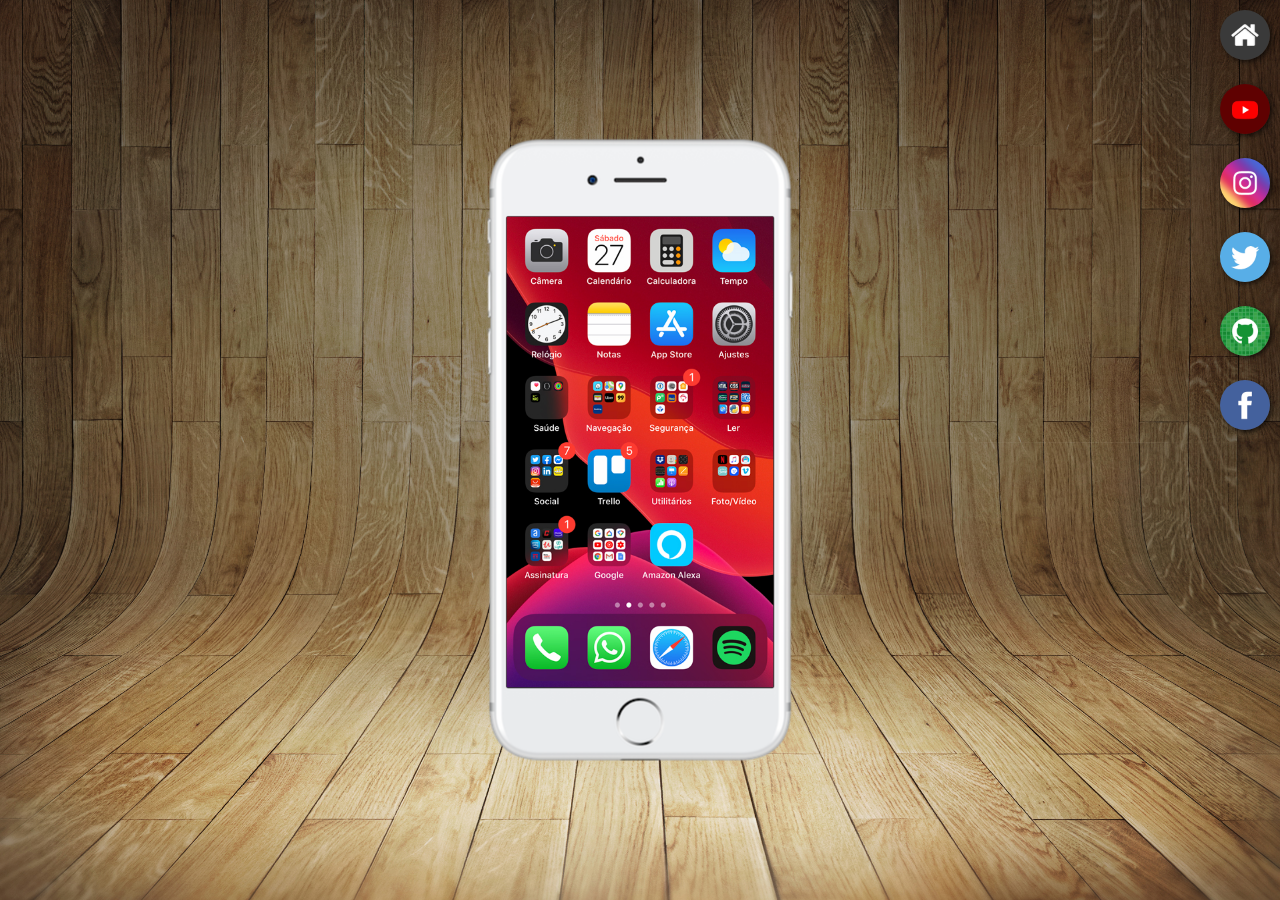
<file: index.html>
<!DOCTYPE html>
<html lang="pt-br">
<head>
    <meta charset="UTF-8">
    <meta name="viewport" content="width=device-width, initial-scale=1.0">
    <link rel="shortcut icon" href="favicon.ico" type="image/x-icon">
    <link rel="stylesheet" href="estilos/style.css">
    <title>Projeto Redes Sociais</title>
</head>
<body>
    <main>
        <section id="telefone">
            <iframe src="home.html" name="tela" id="tela" frameborder="0">
                Seu navegador não é compatível com isso.
            </iframe>
        </section>
        <section id="redes-sociais">
            <a href="home.html" target="tela"> <img src="imagens/logo-home.jpg" alt="Logo-Home"> </a> <br>
            <a href="youtube.html" target="tela"> <img src="imagens/logo-youtube.jpg" alt="Youtube"> </a> <br>
            <a href="insta.html" target="tela"> <img src="imagens/logo-instagram.jpg" alt="Instagram"> </a> <br>
            <a href="twitter.html" target="tela"> <img src="imagens/logo-twitter.jpg" alt="Twitter"> </a> <br>
            <a href="github.html" target="tela"> <img src="imagens/logo-github.jpg" alt="Github"> </a> <br>
            <a href="face.html" target="tela"> <img src="imagens/logo-facebook.jpg" alt="Facebook"> </a>

        </section>
    </main>
</body>
</html>
</file>
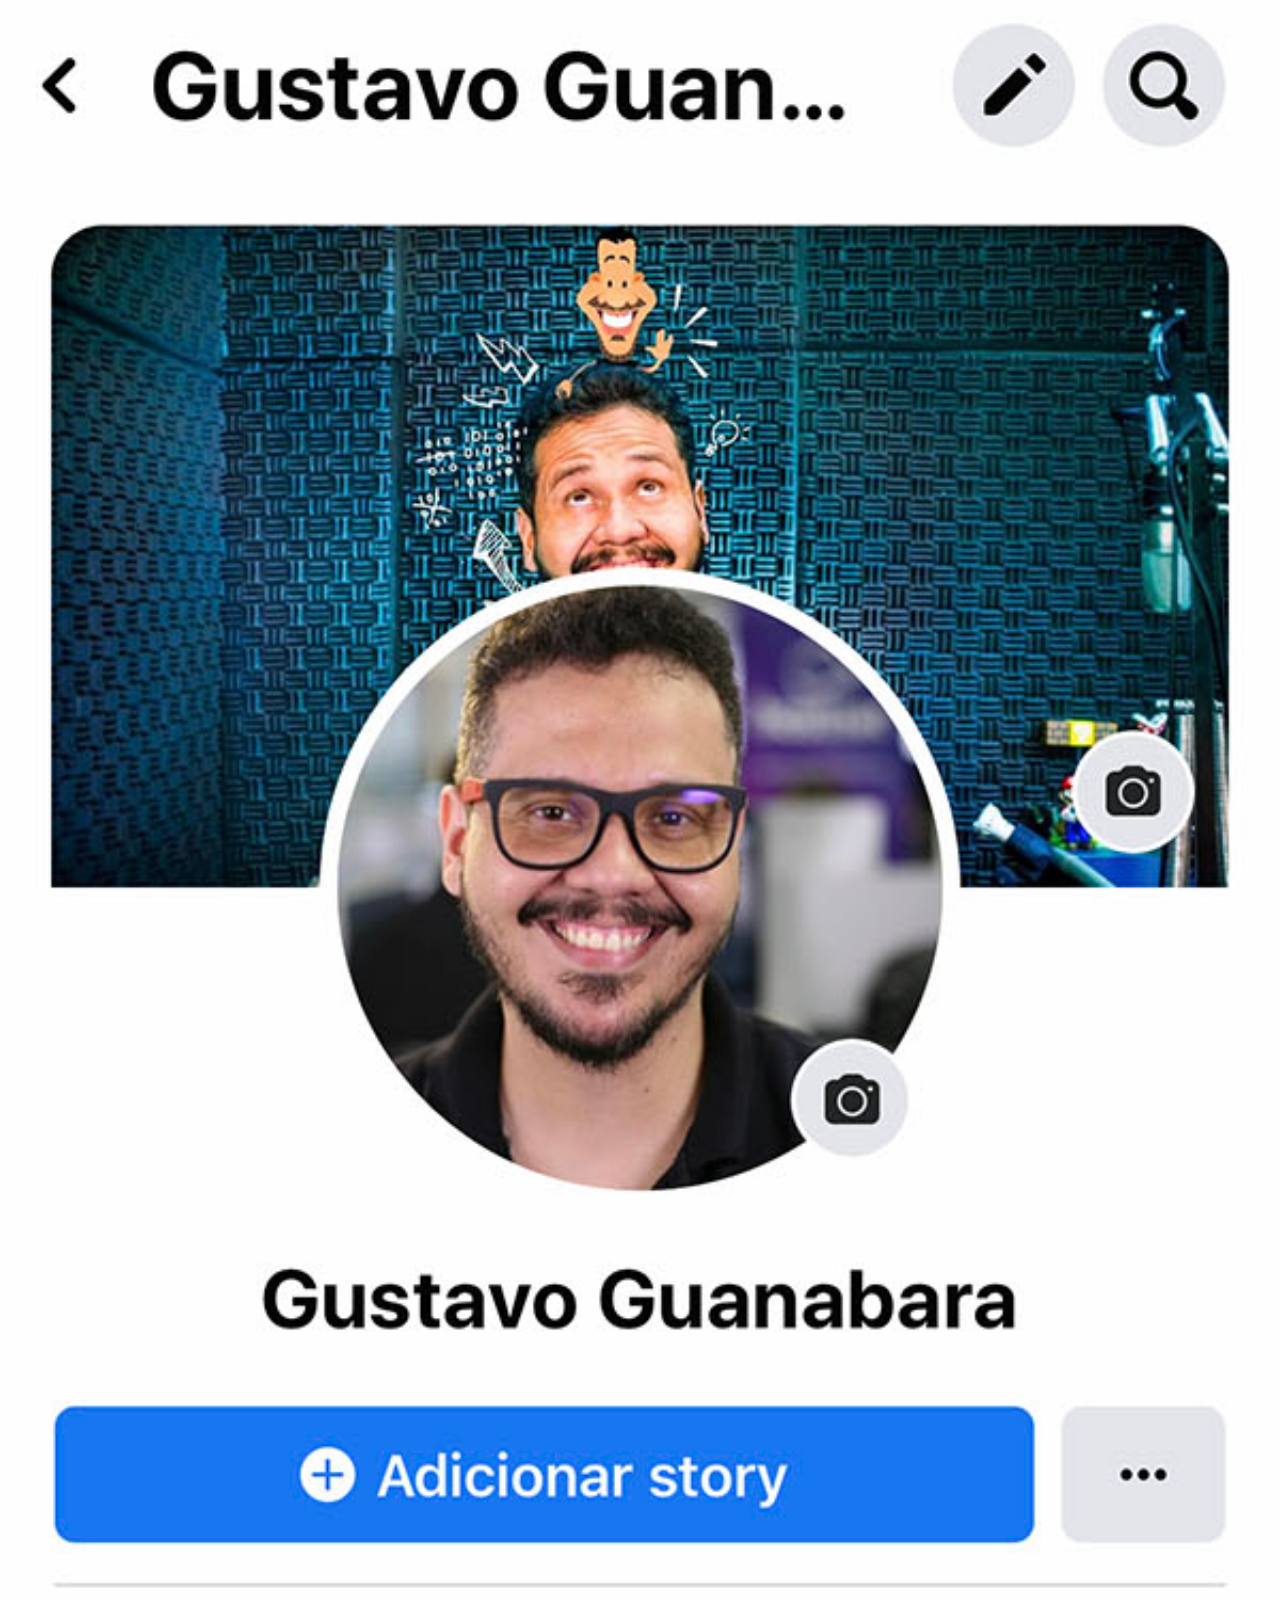
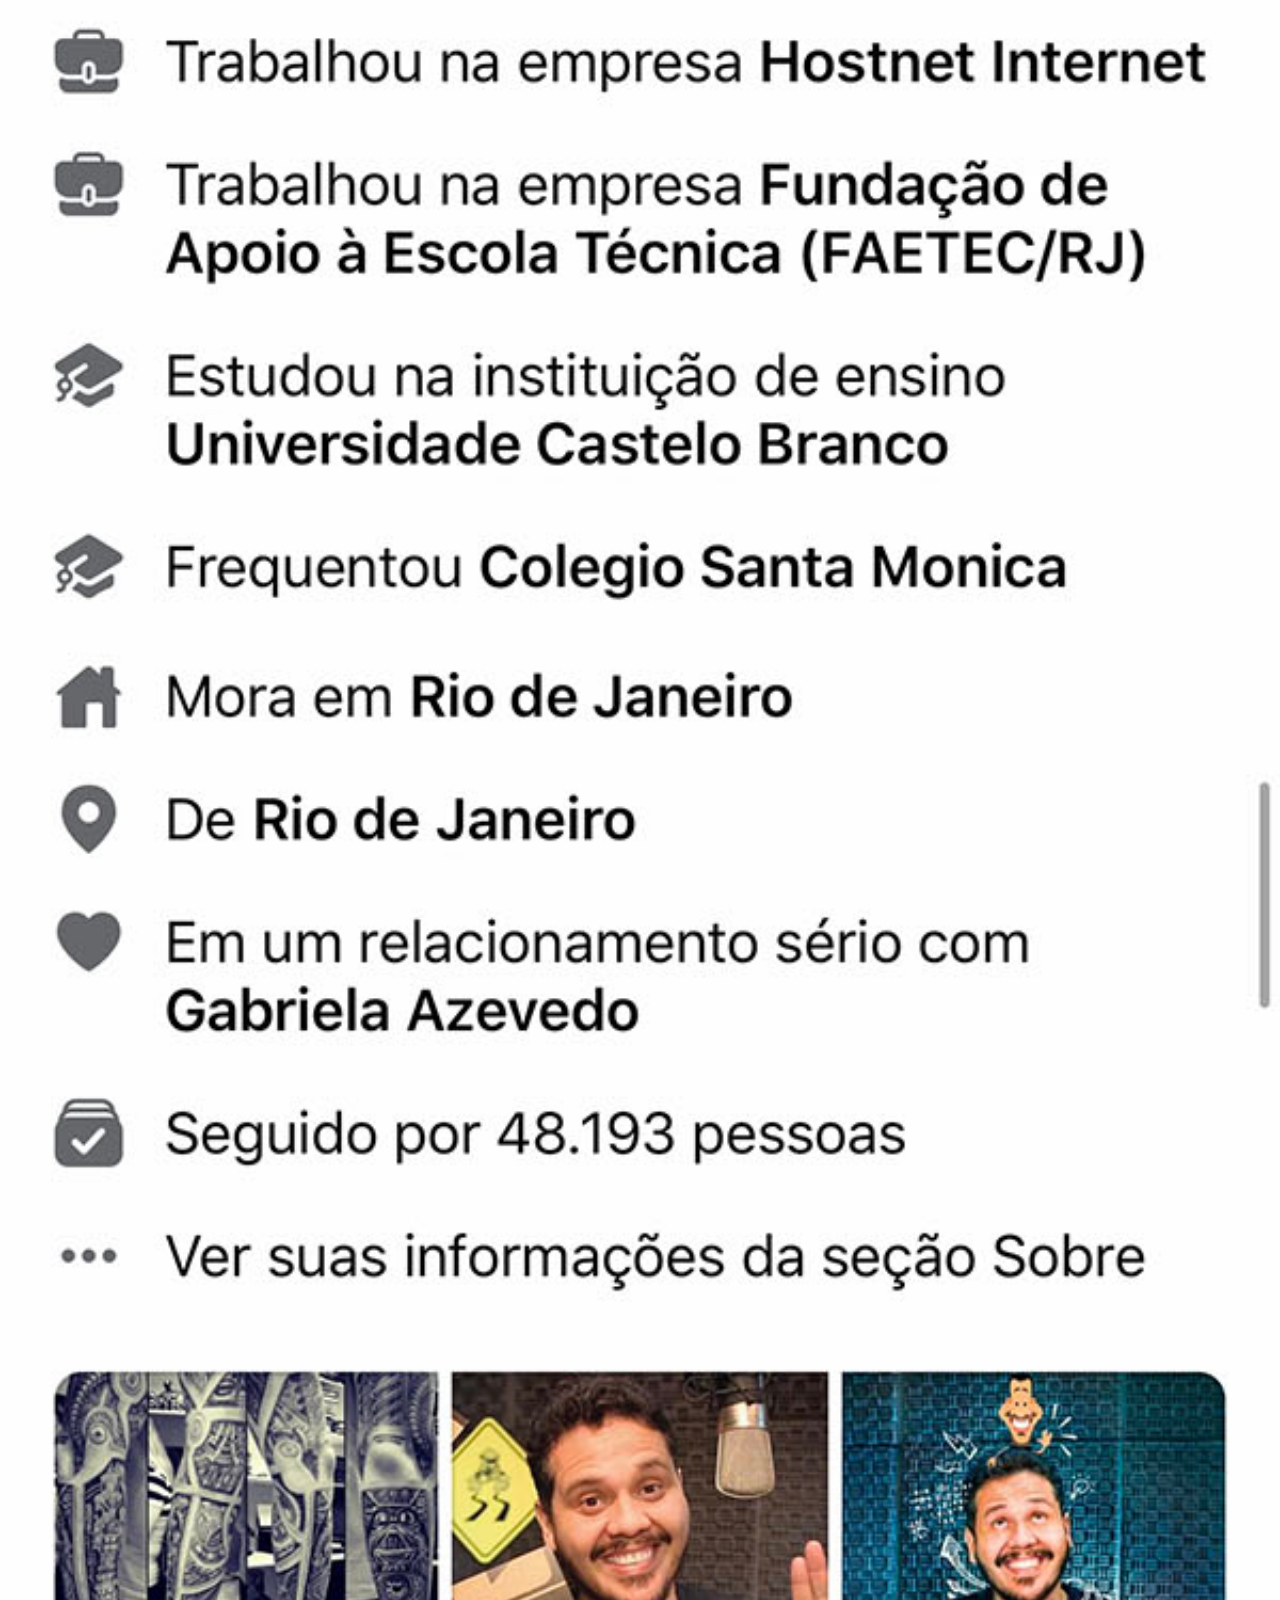
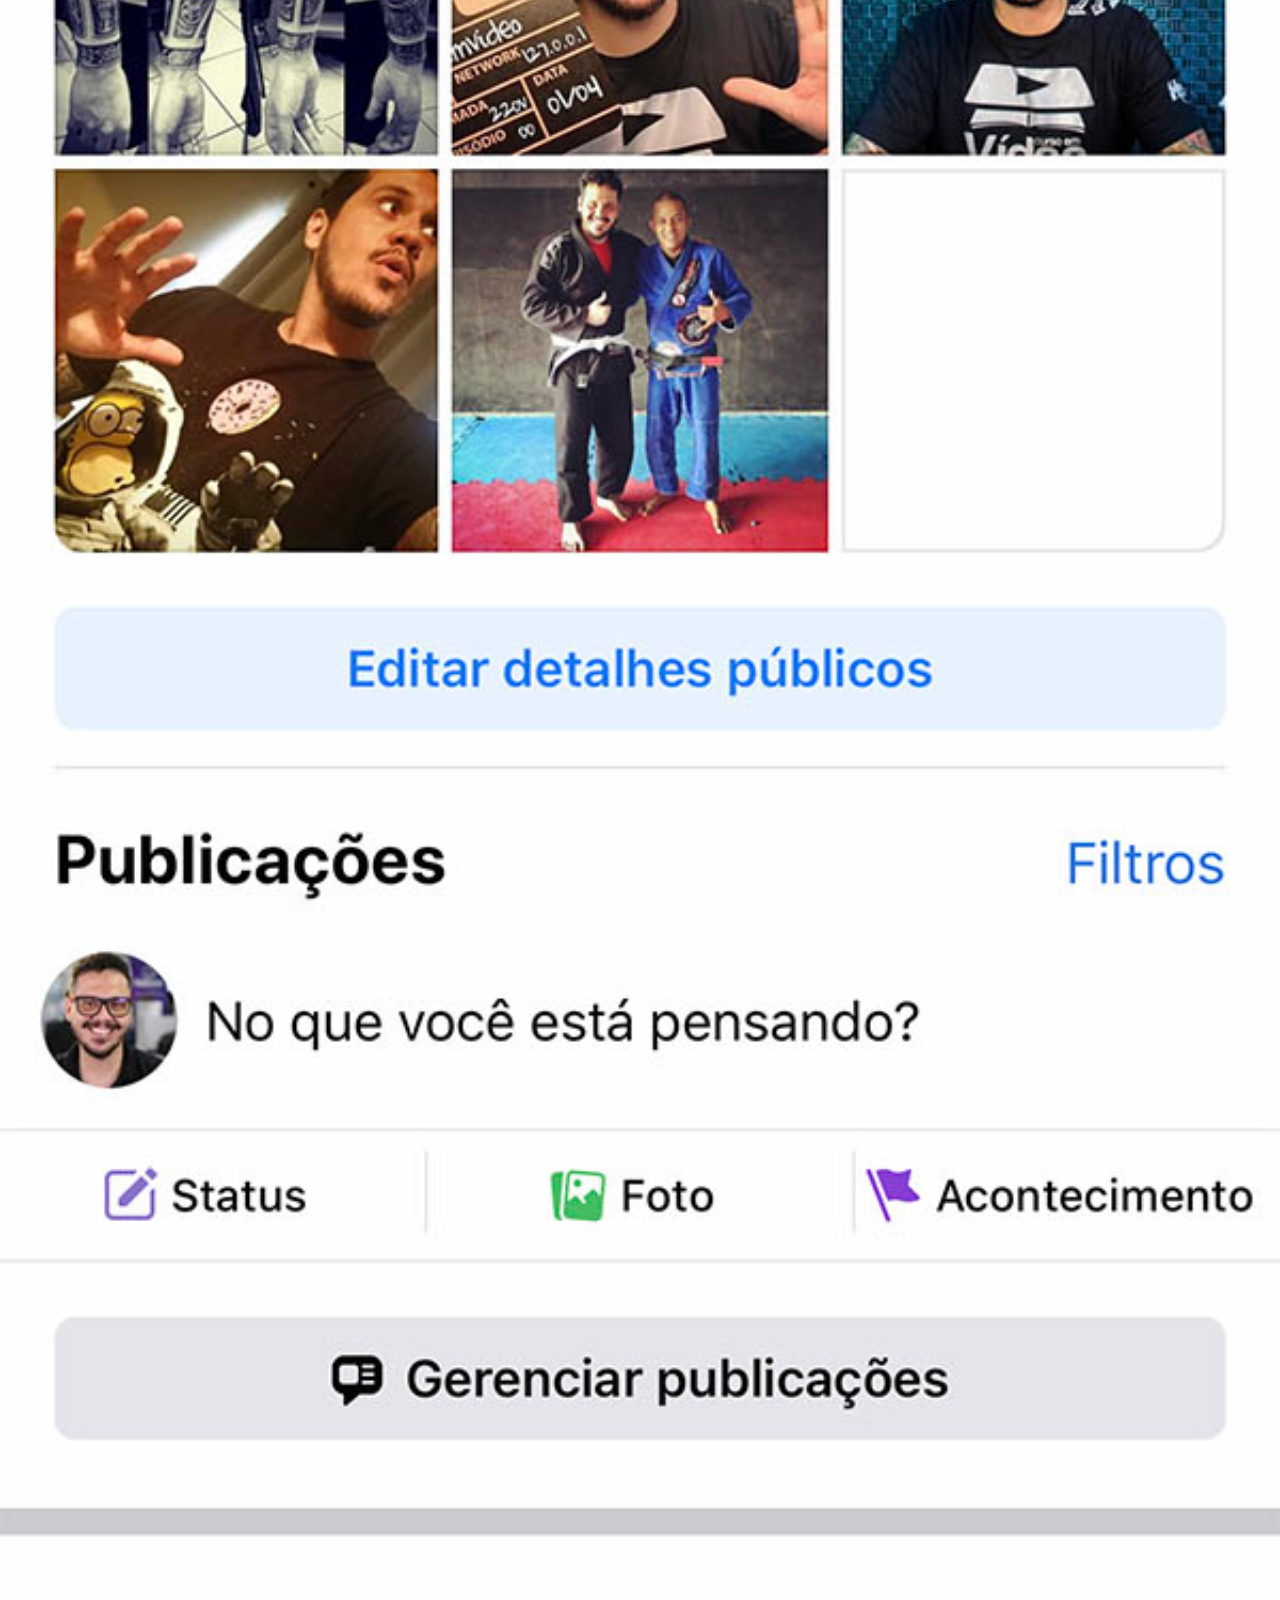
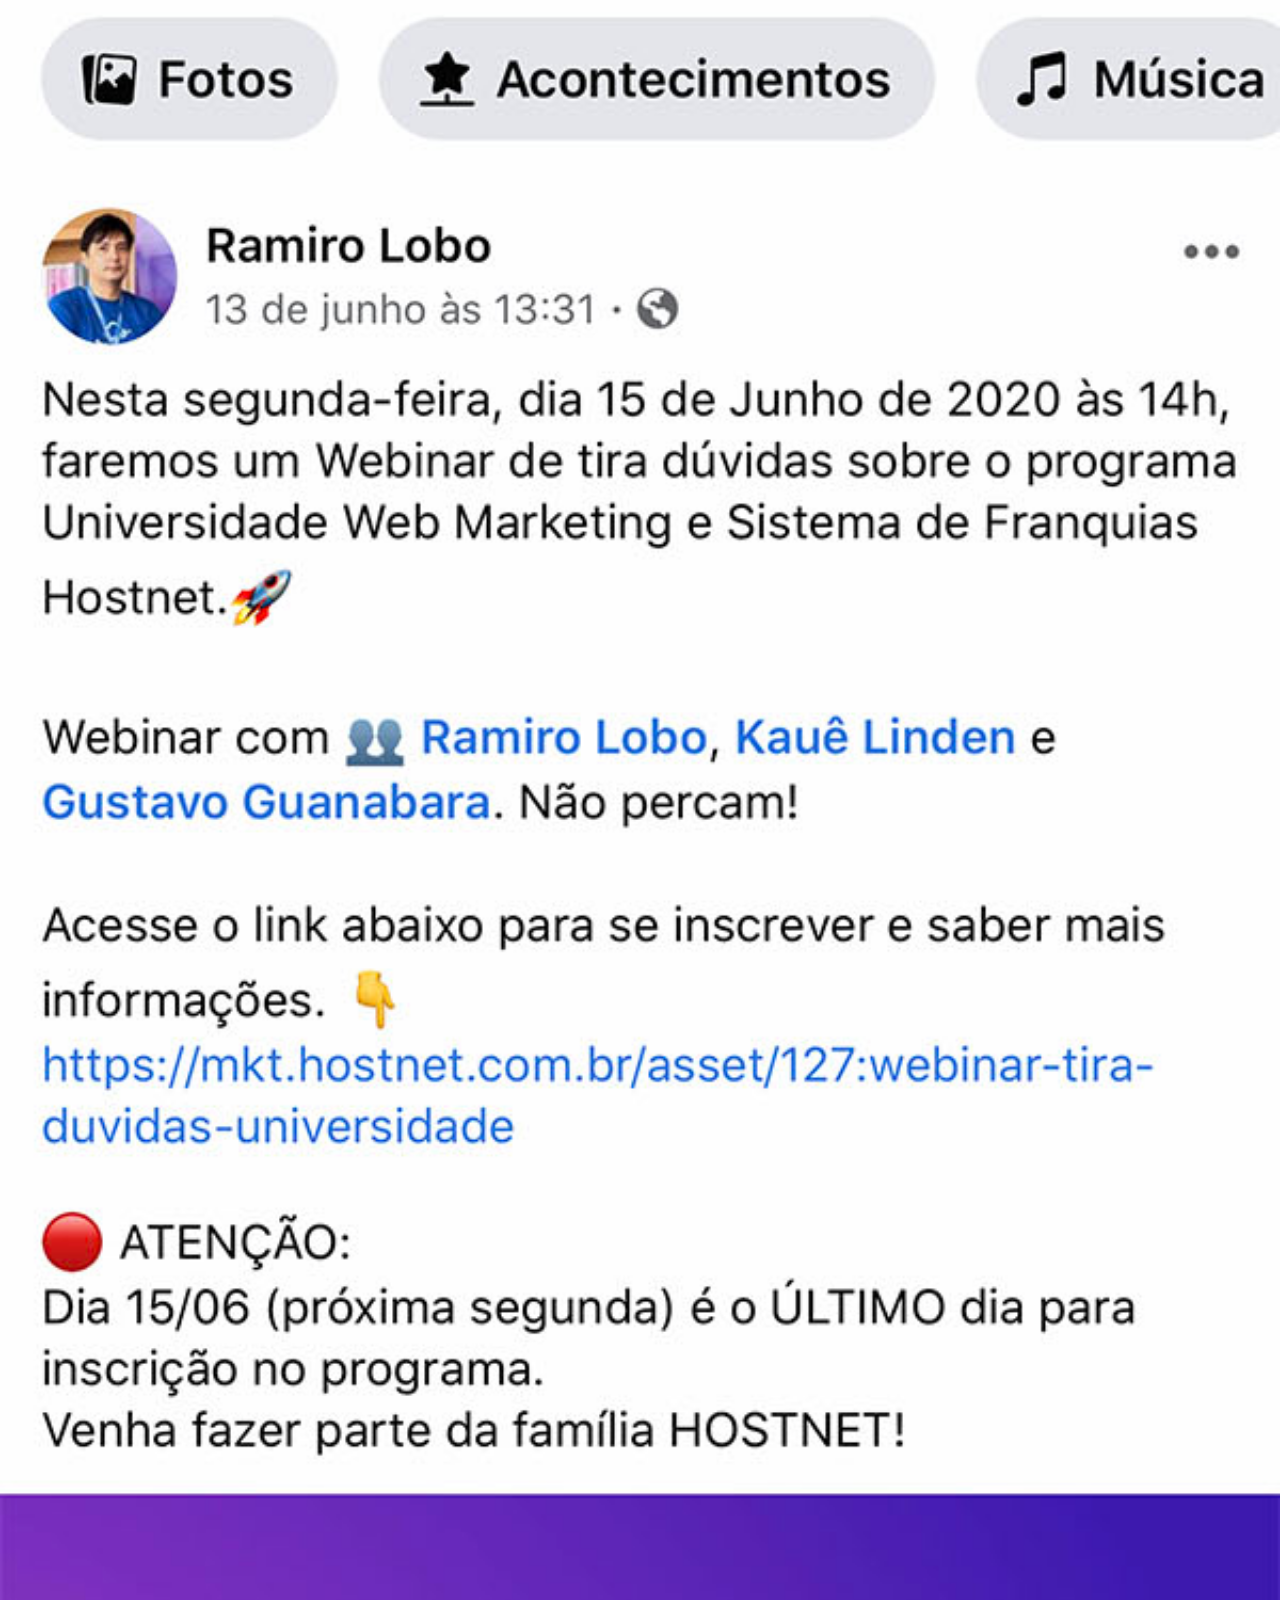
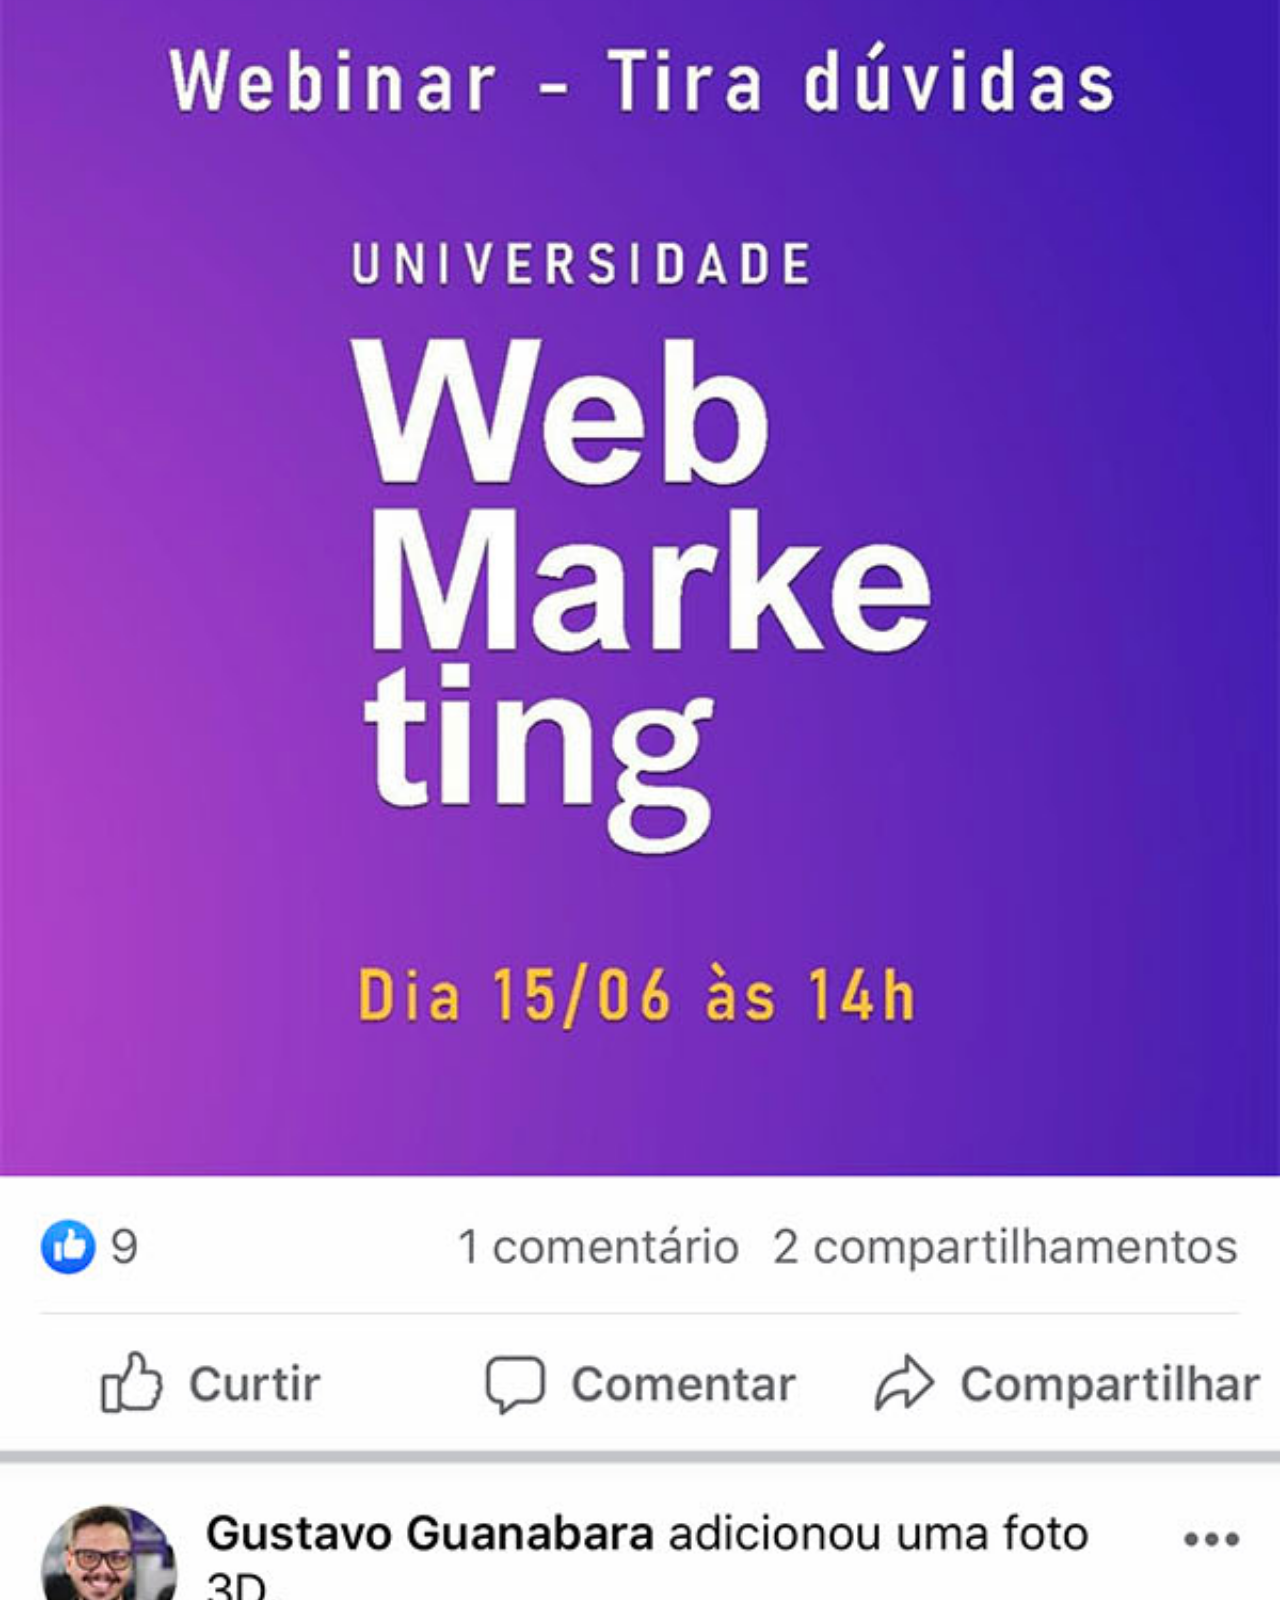
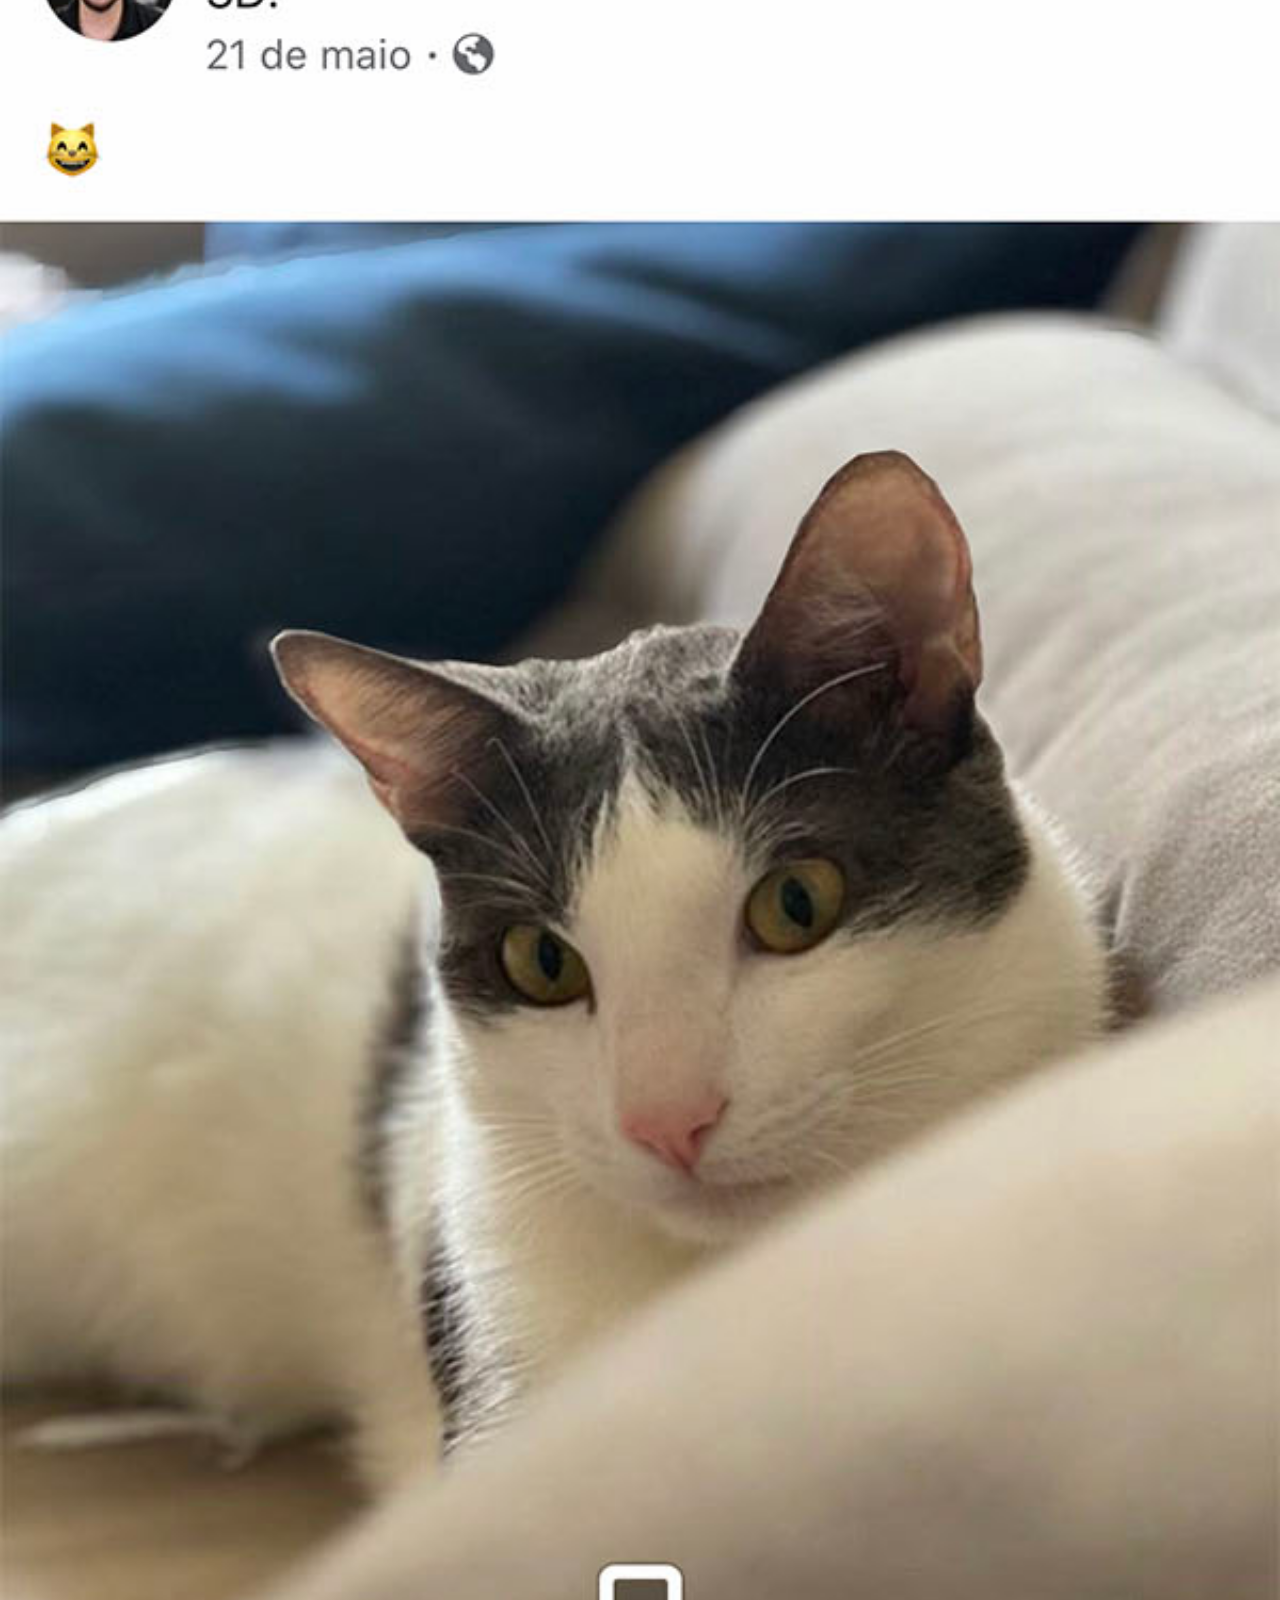
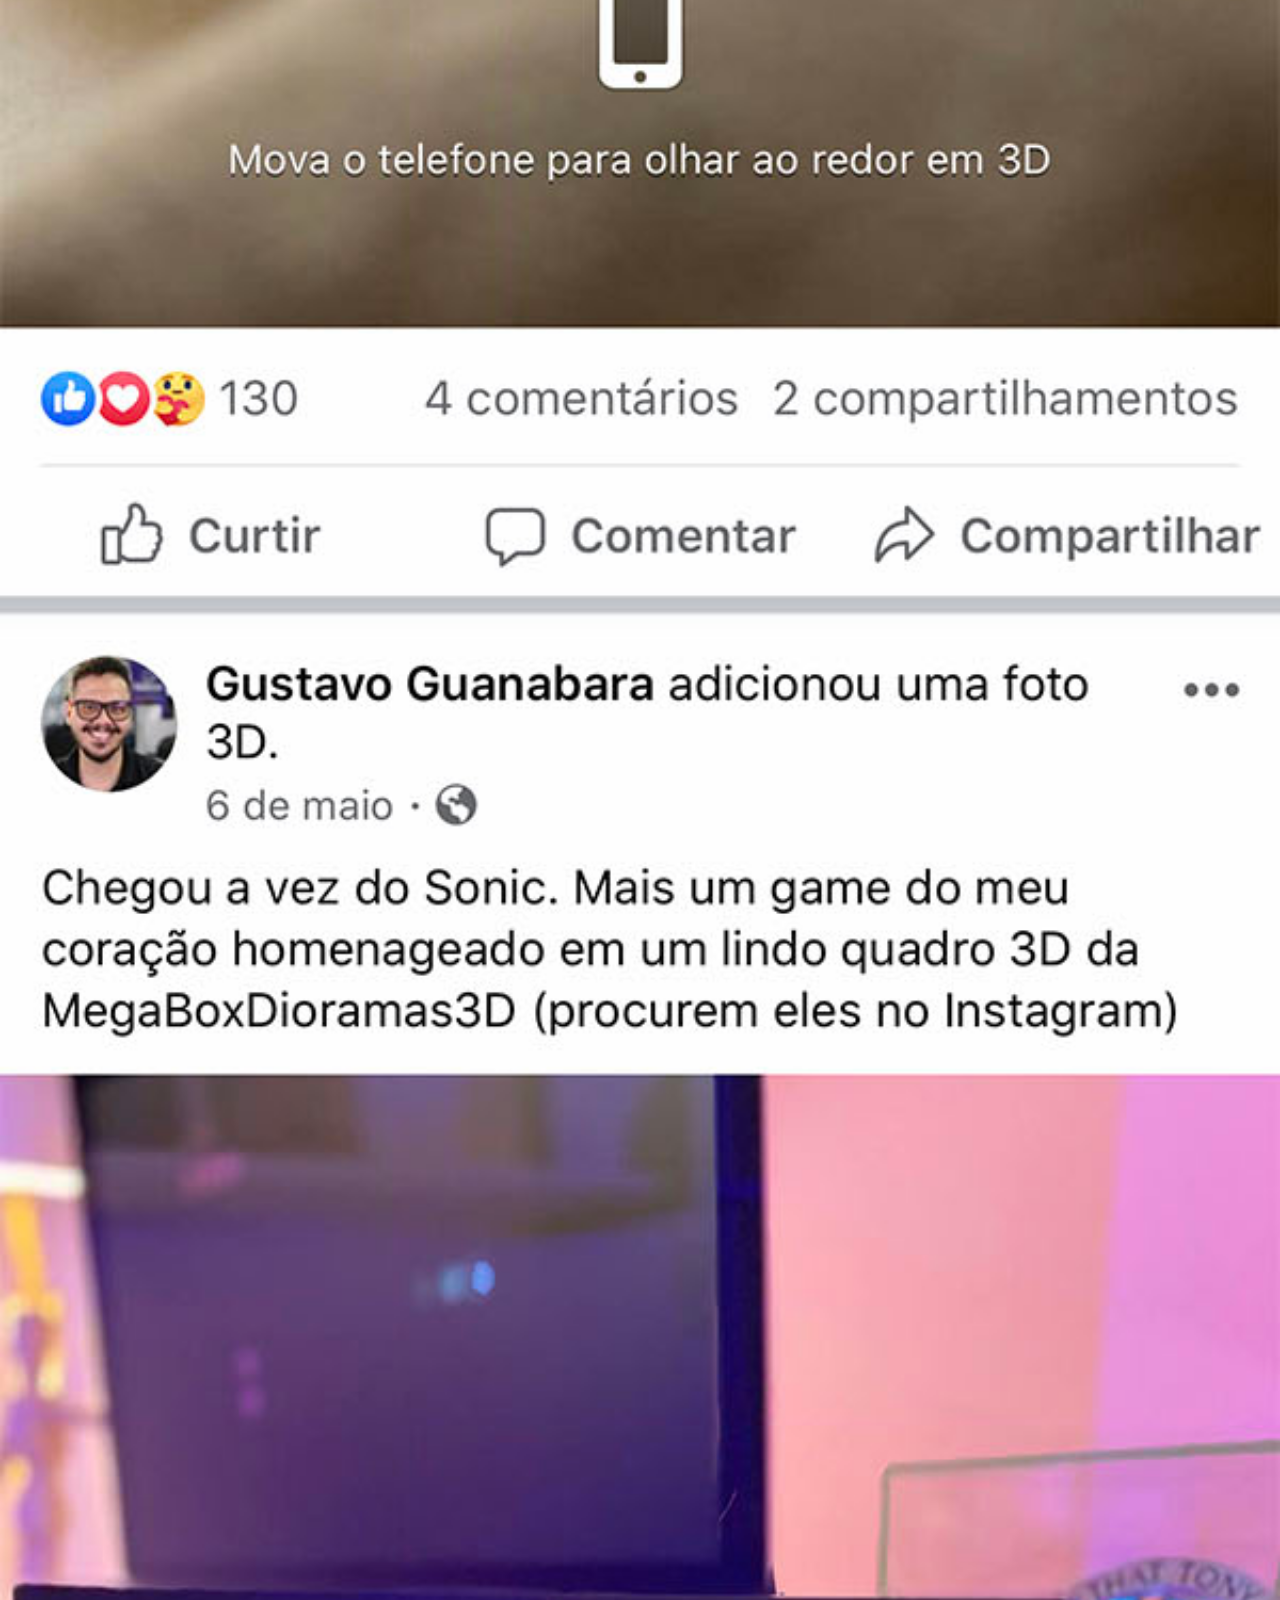
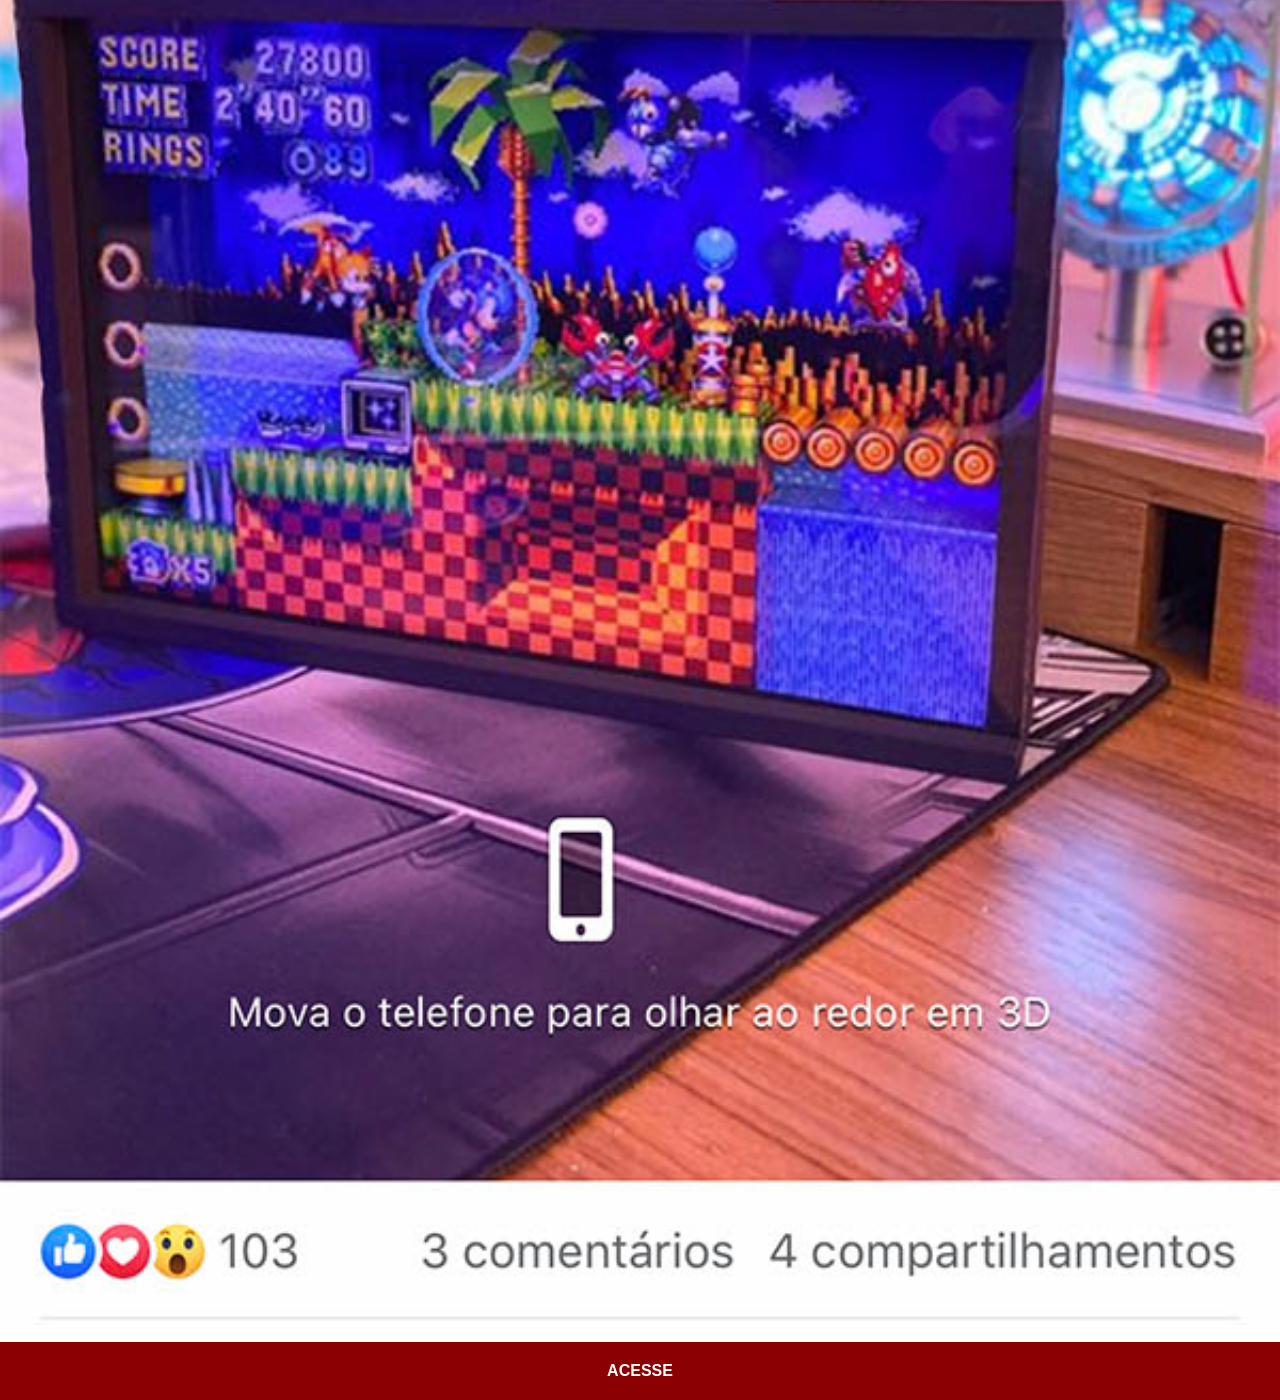
<file: face.html>
<!DOCTYPE html>
<html lang="pt-br">
<head>
    <meta charset="UTF-8">
    <meta name="viewport" content="width=device-width, initial-scale=1.0">
    <title>Facebook</title>
    <link rel="stylesheet" href="estilos/social.css">
</head>
<body>
    <img src="imagens/tela-facebook.jpg" alt="Facebook">
    <a href="https://www.facebook.com/gustavoguanabara/?locale=pt_BR" target="_blank">ACESSE</a>
</body>
</html>
</file>
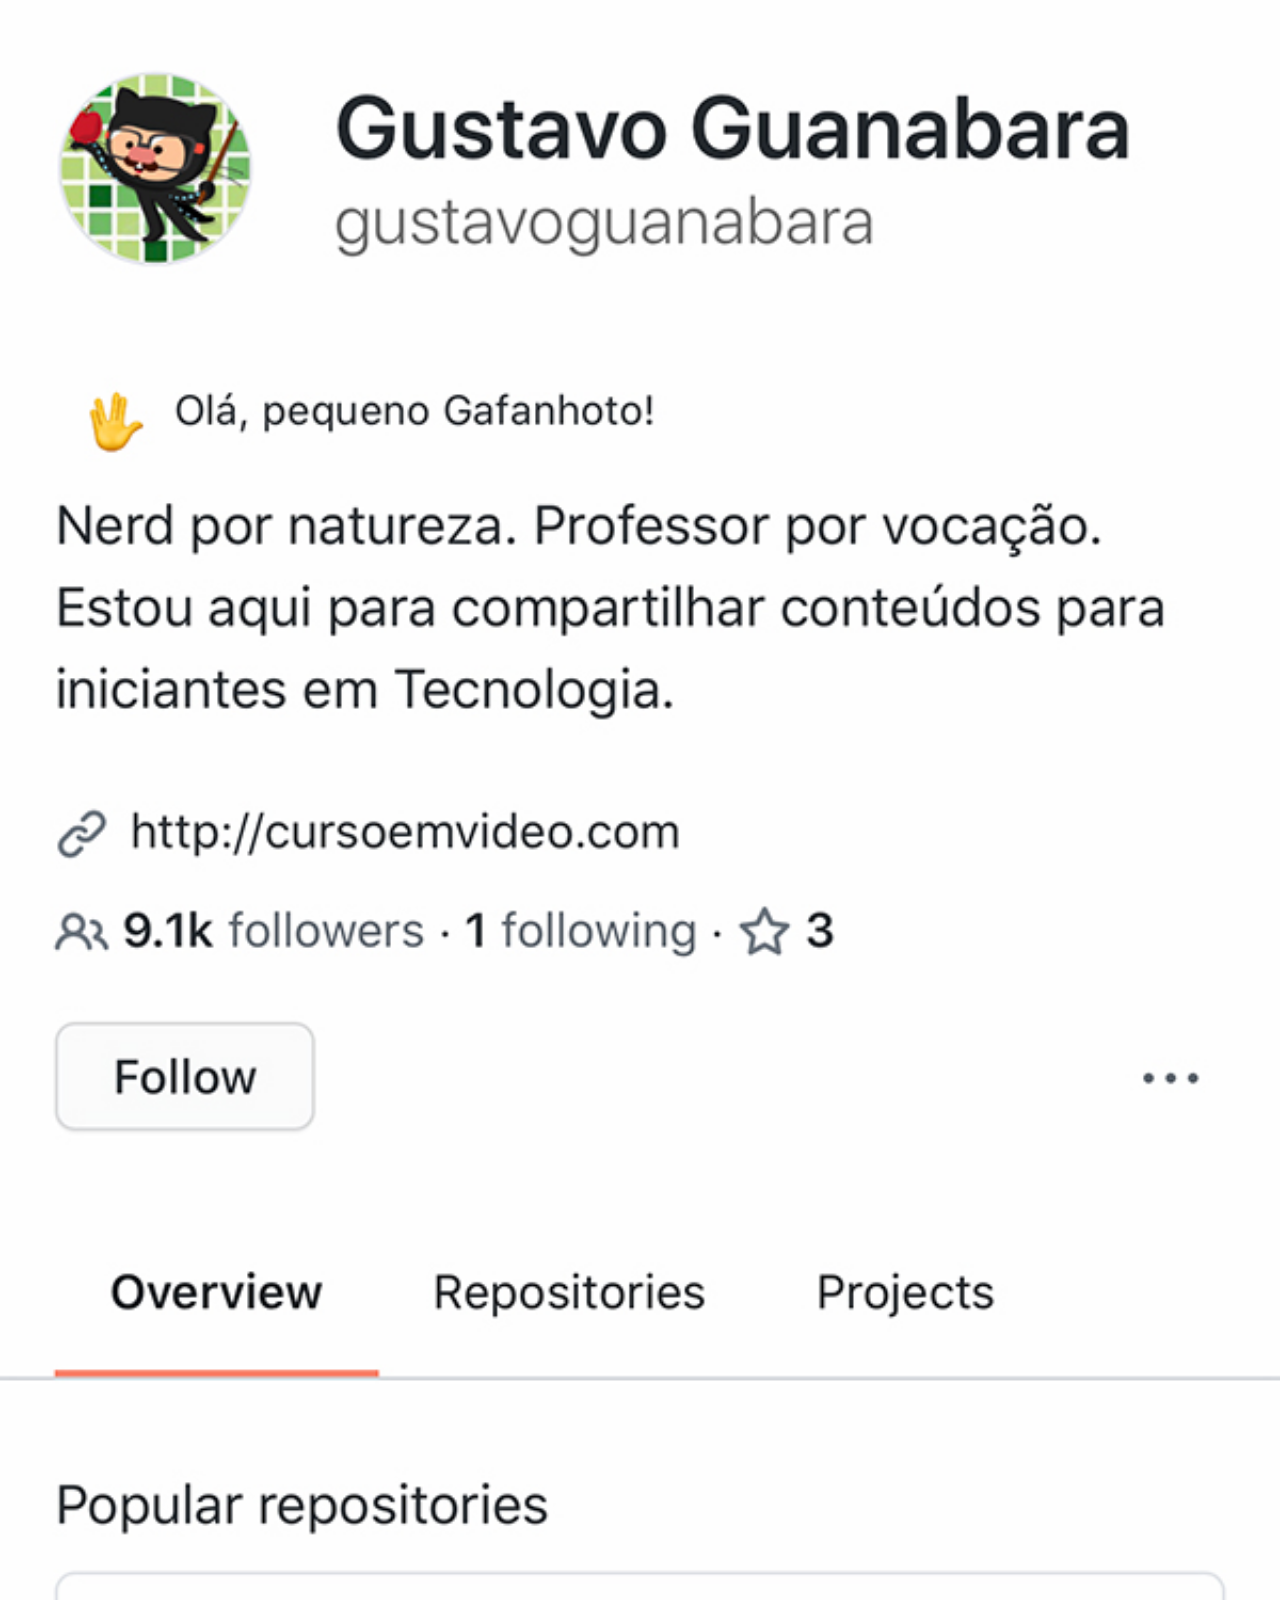
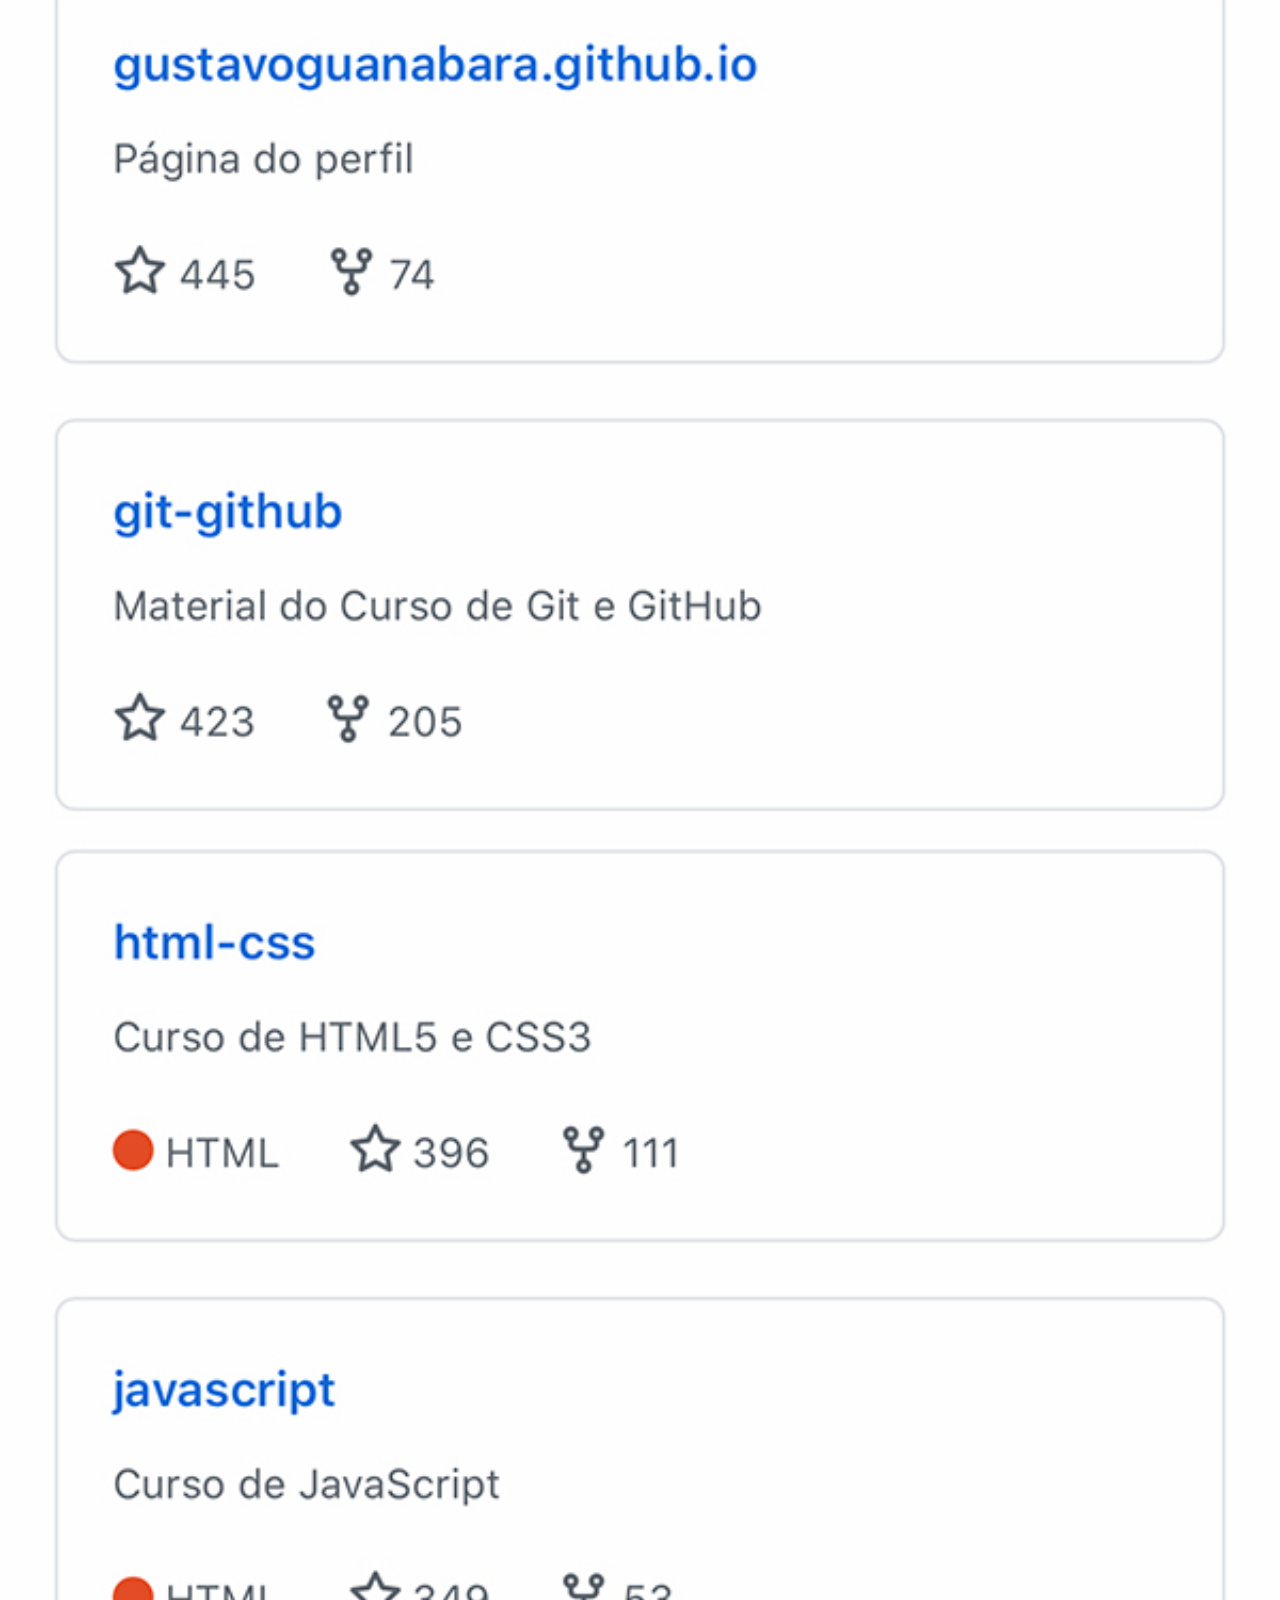
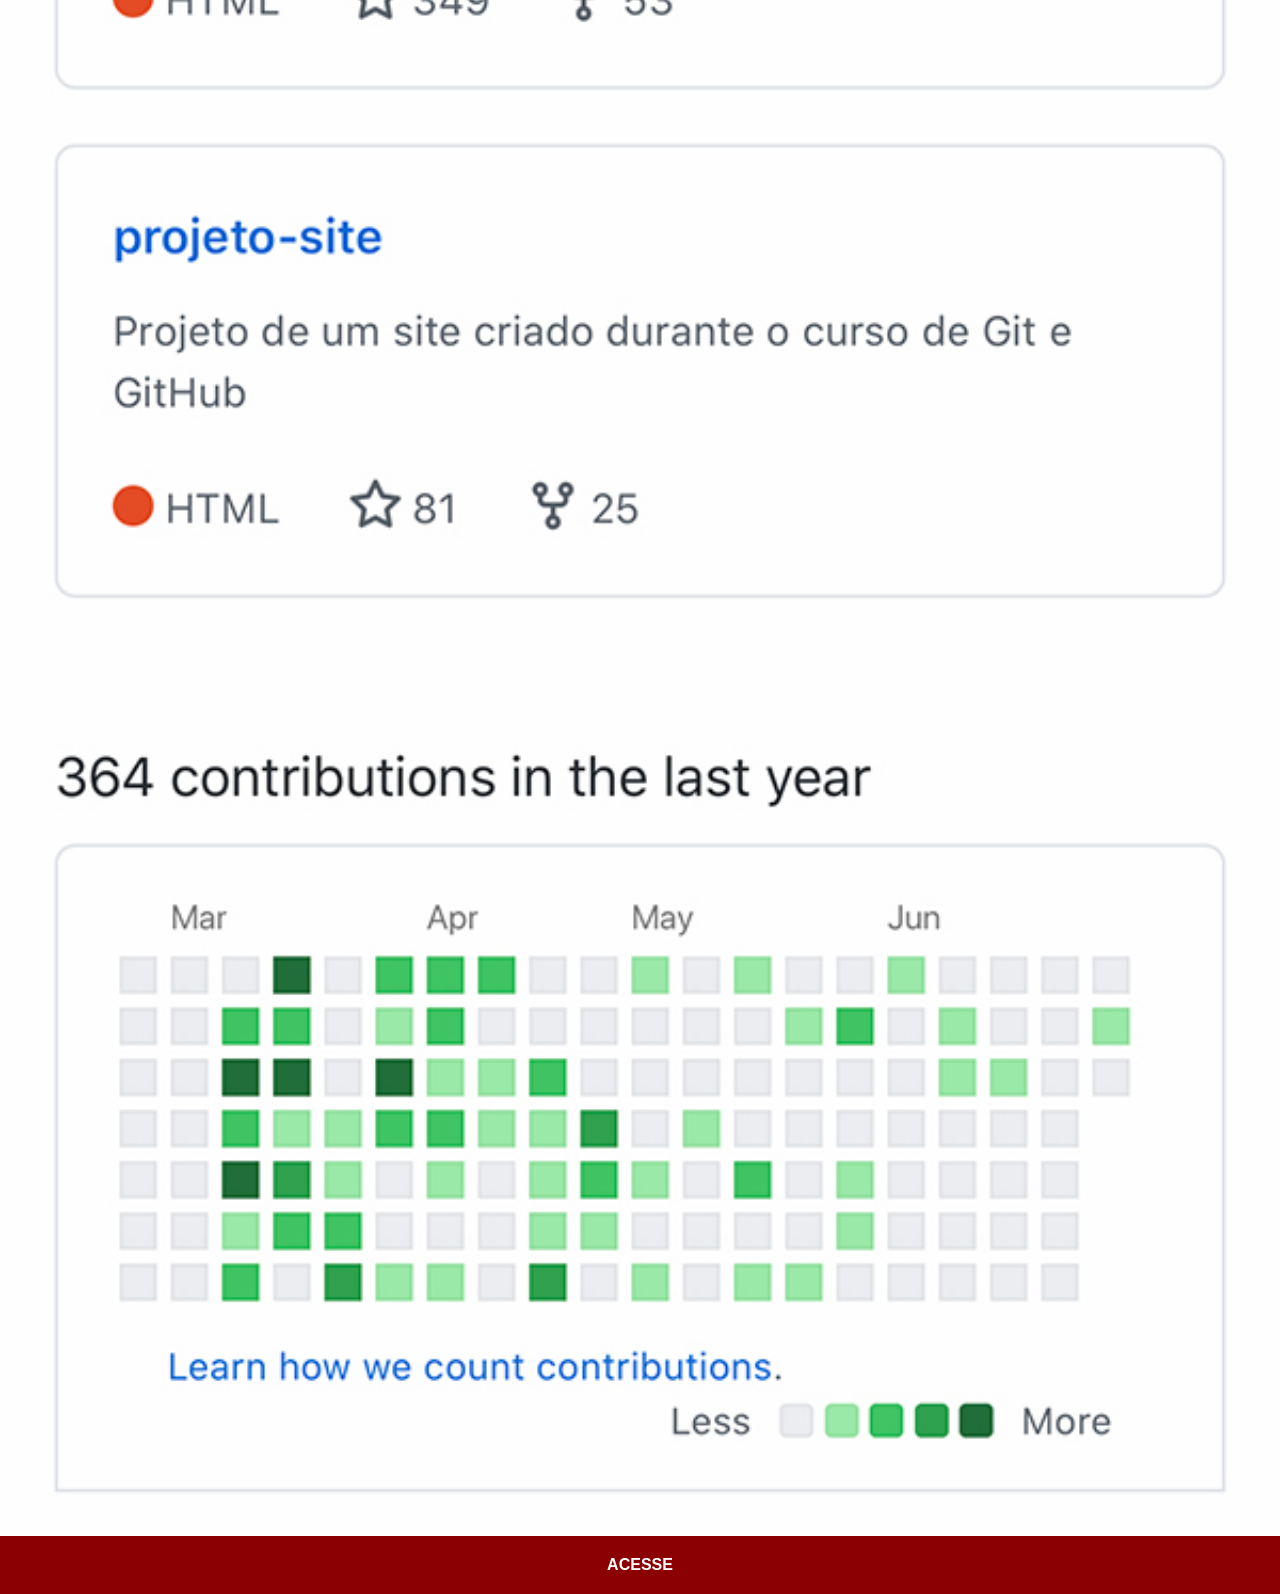
<file: github.html>
<!DOCTYPE html>
<html lang="pt-br">
<head>
    <meta charset="UTF-8">
    <meta name="viewport" content="width=device-width, initial-scale=1.0">
    <title>Github</title>
    <link rel="stylesheet" href="estilos/social.css">
</head>
<body>
    <img src="imagens/tela-github.jpg" alt="Github">
    <a href="https://github.com/carlosgbriel/" target="_blank">ACESSE</a>
</body>
</html>
</file>
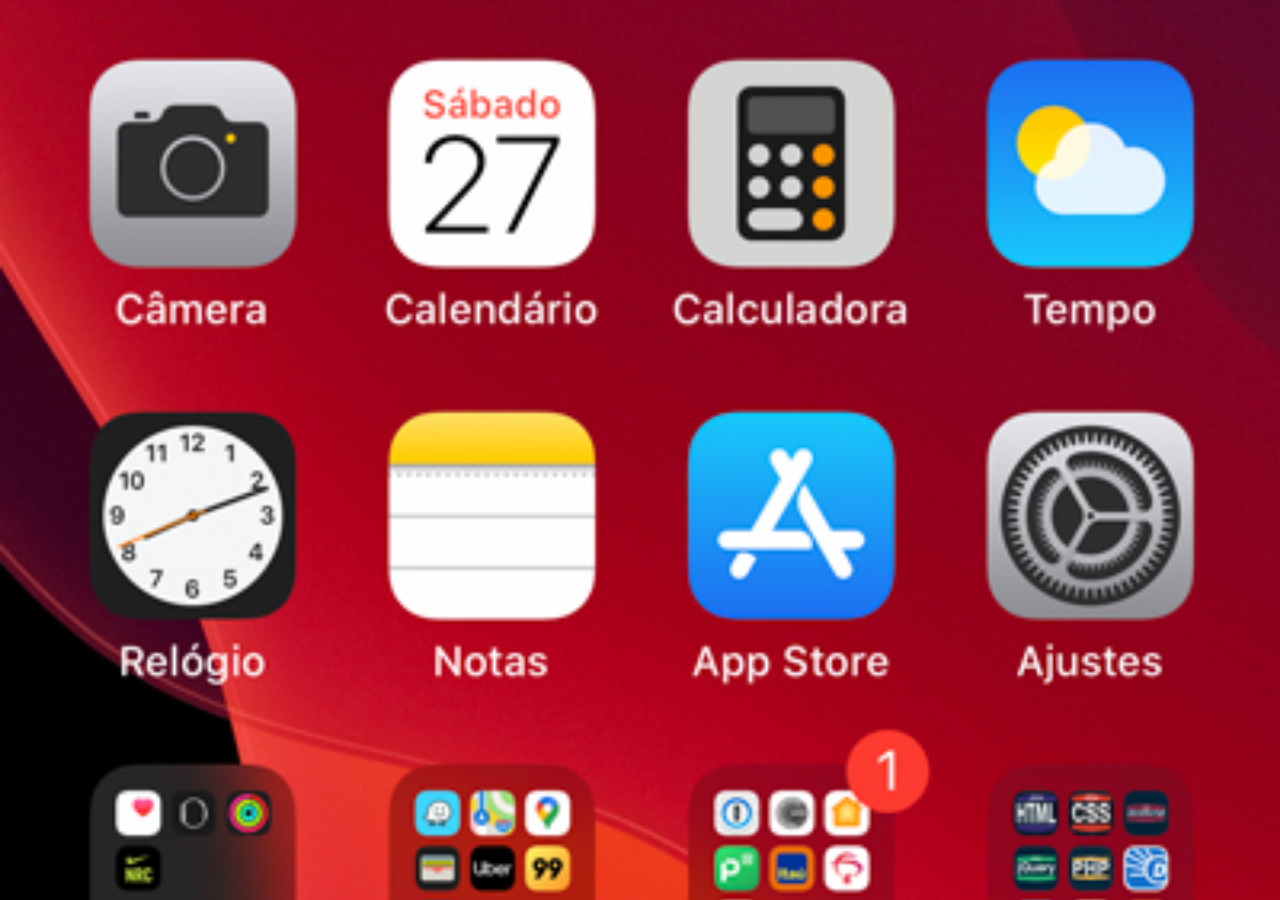
<file: home.html>
<!DOCTYPE html>
<html lang="pt-br">
<head>
    <meta charset="UTF-8">
    <meta name="viewport" content="width=device-width, initial-scale=1.0">
    <title>Home</title>
    <style>
        * {
            margin: 0px;
            padding: 0px;
        }

        body {
            width: 100vw;
            height: 100vh;
            background: black url('imagens/tela-home.jpg')no-repeat top center;
            background-size: cover;
        }
    </style>
</head>
<body>
    
</body>
</html>
</file>
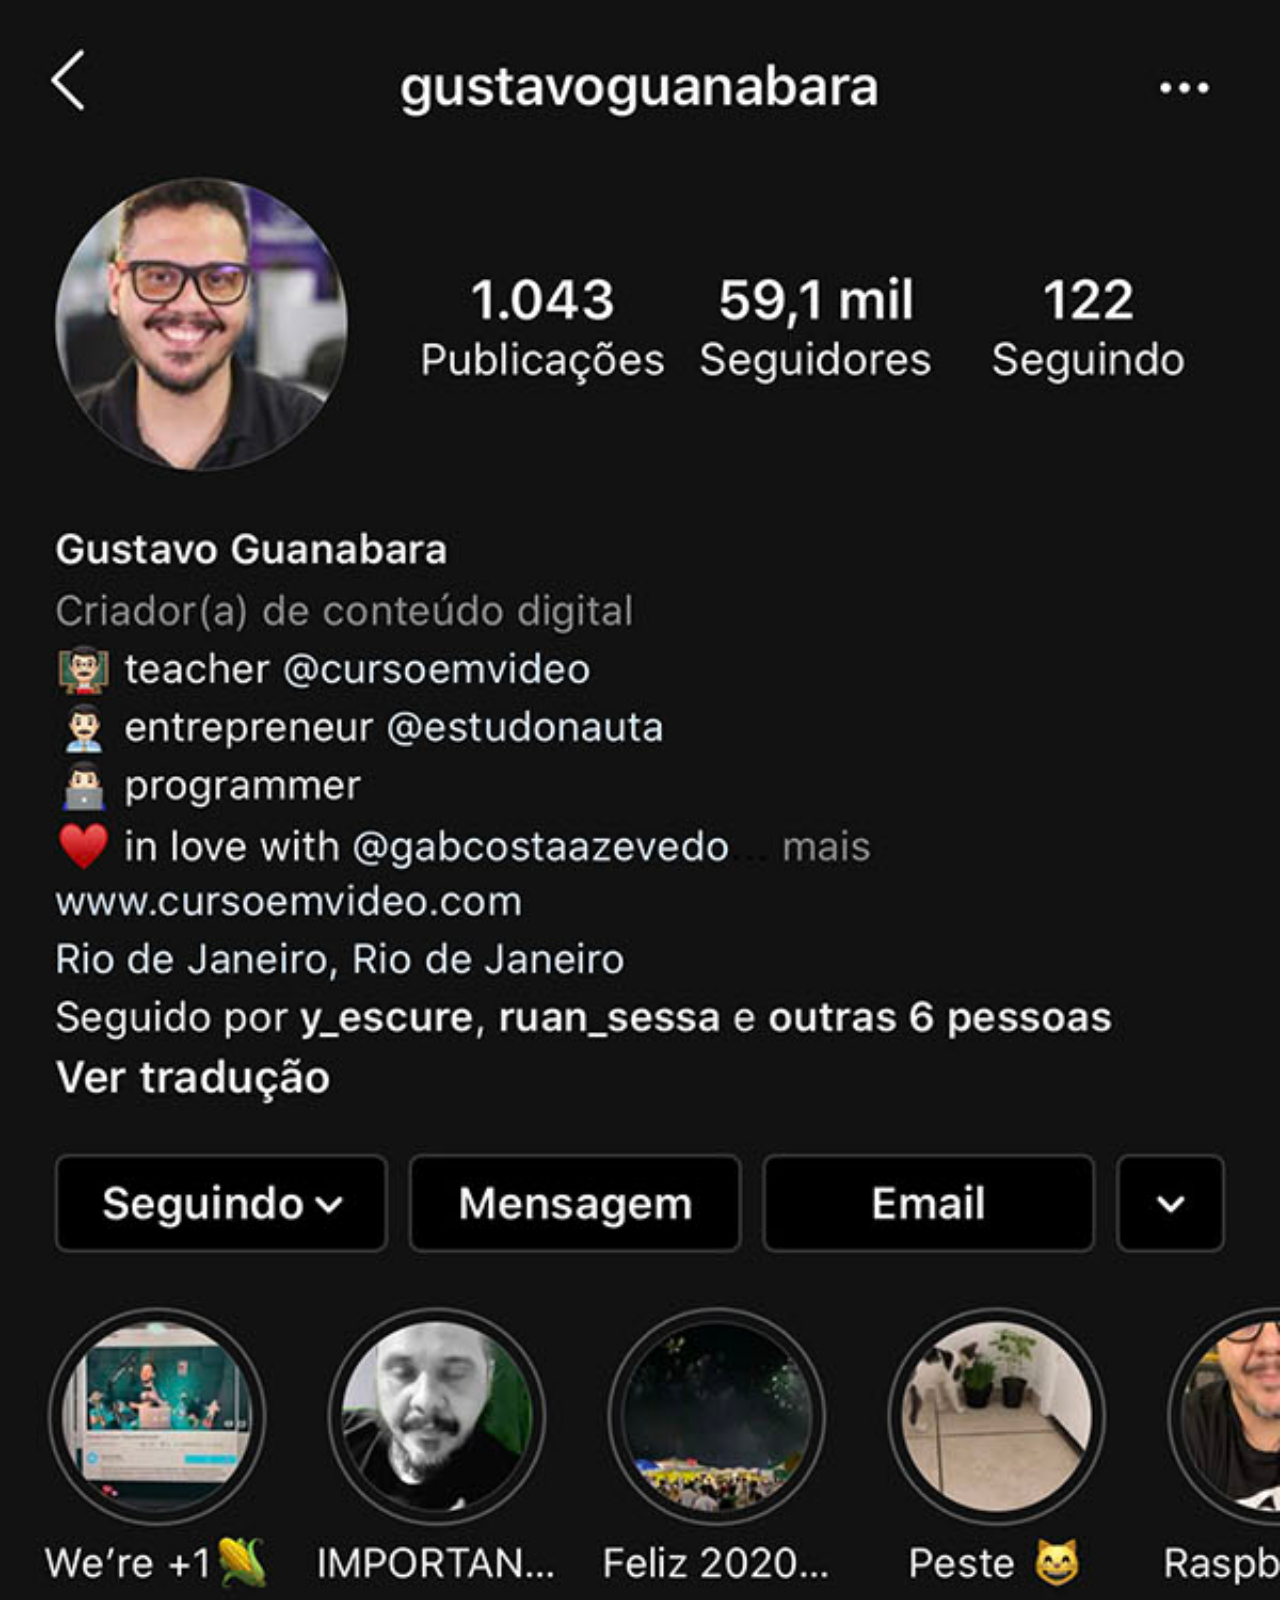
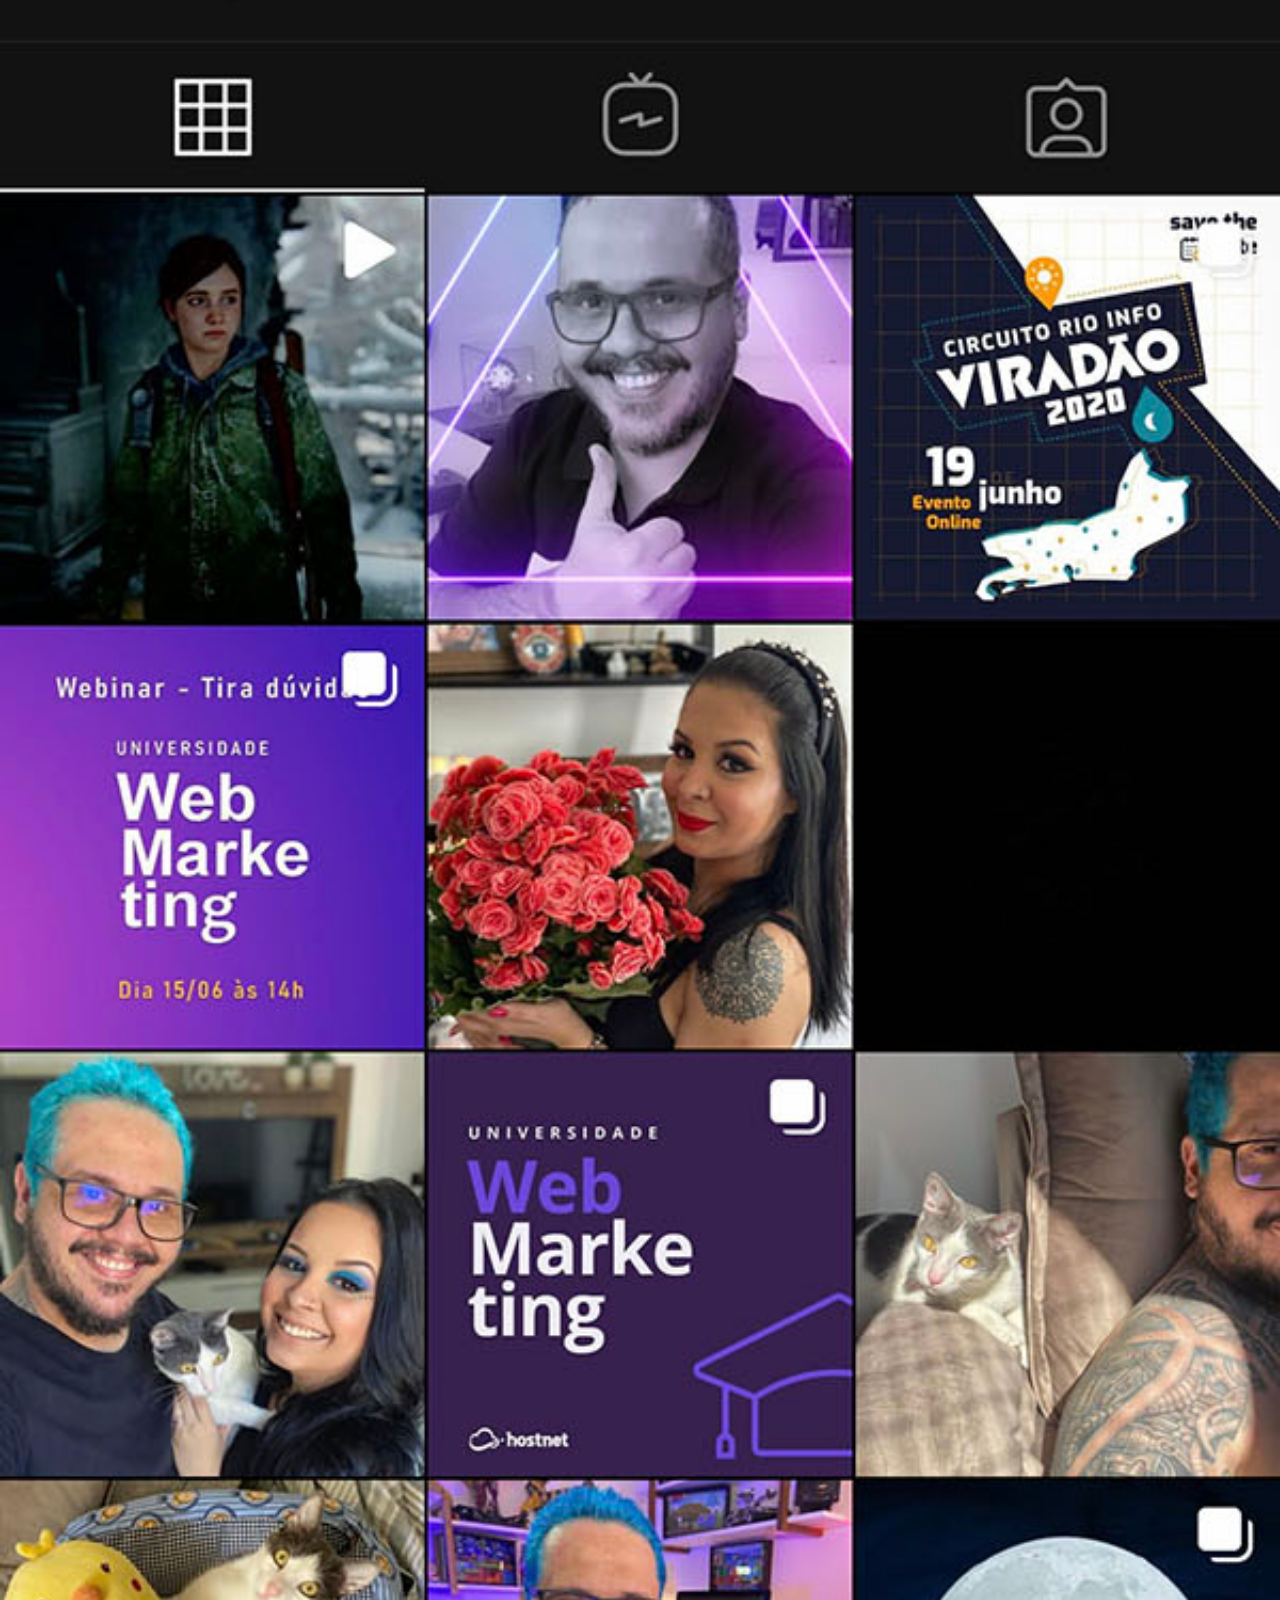
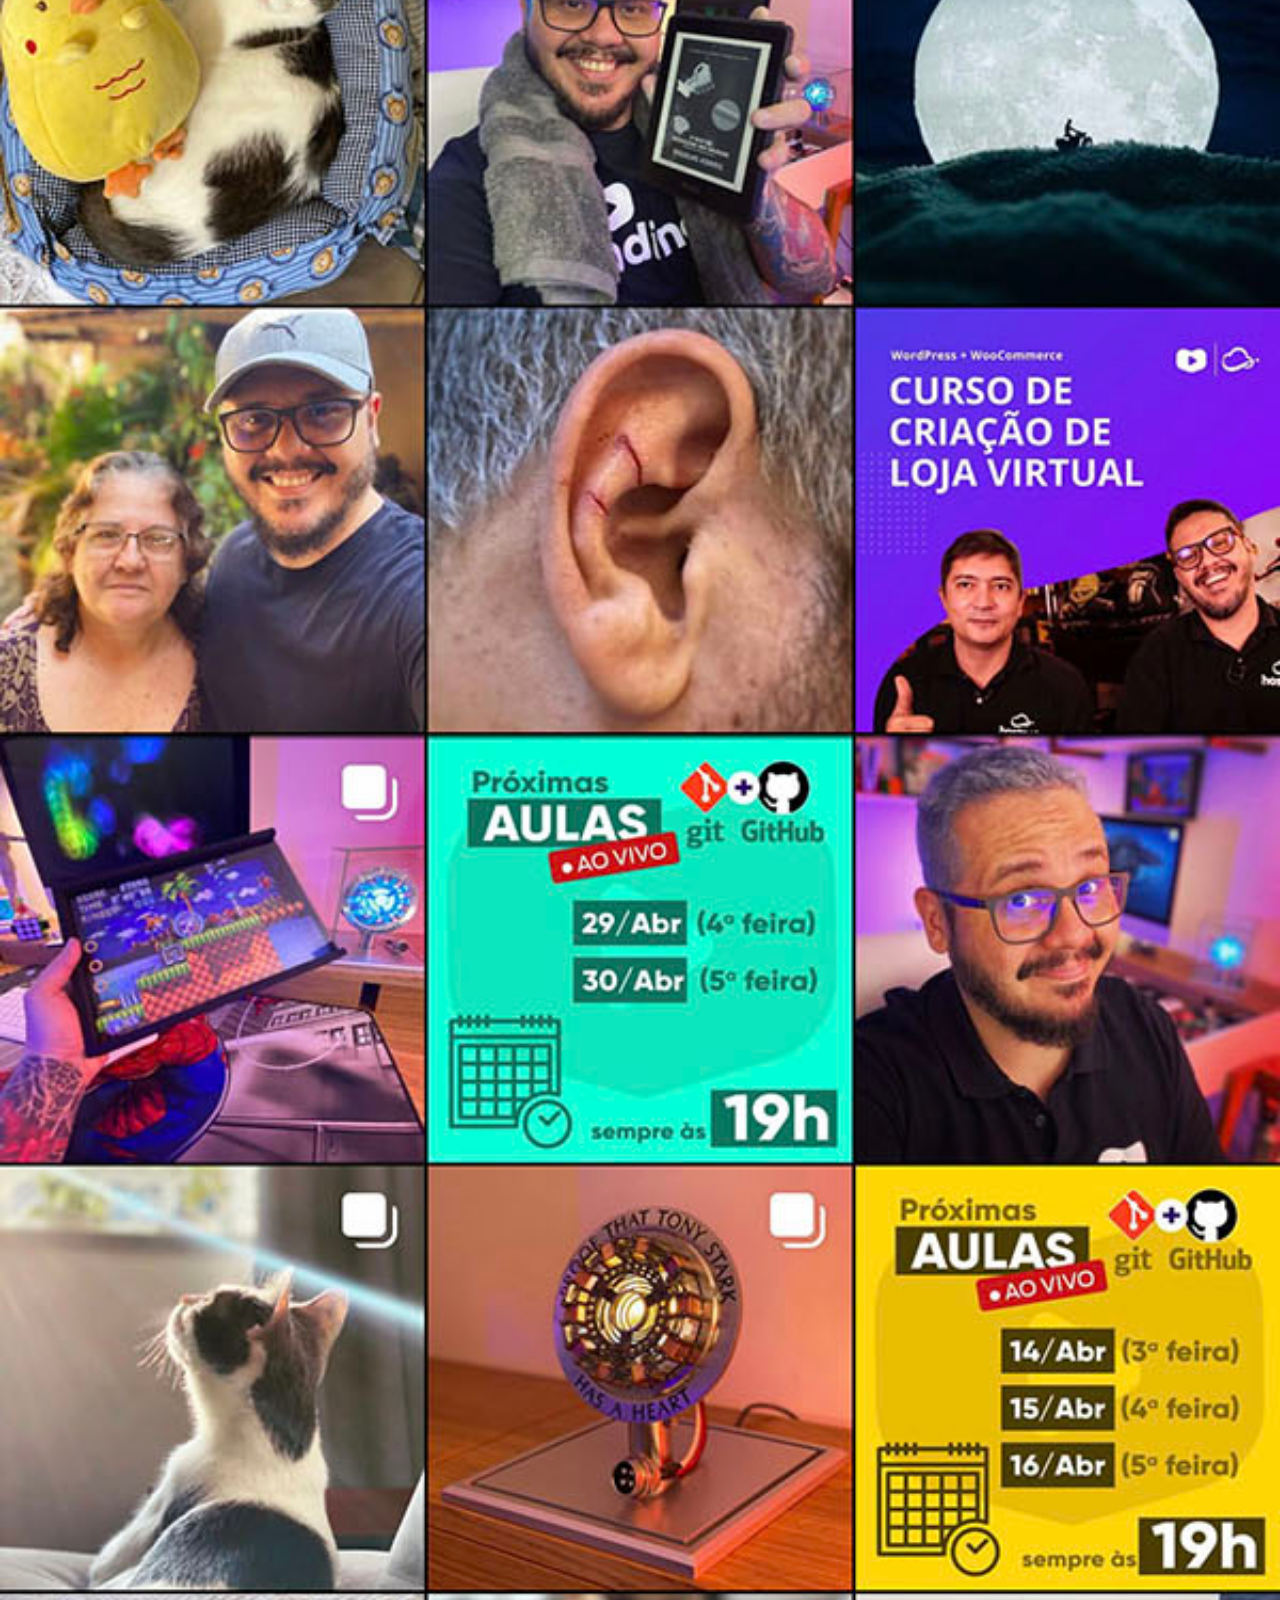
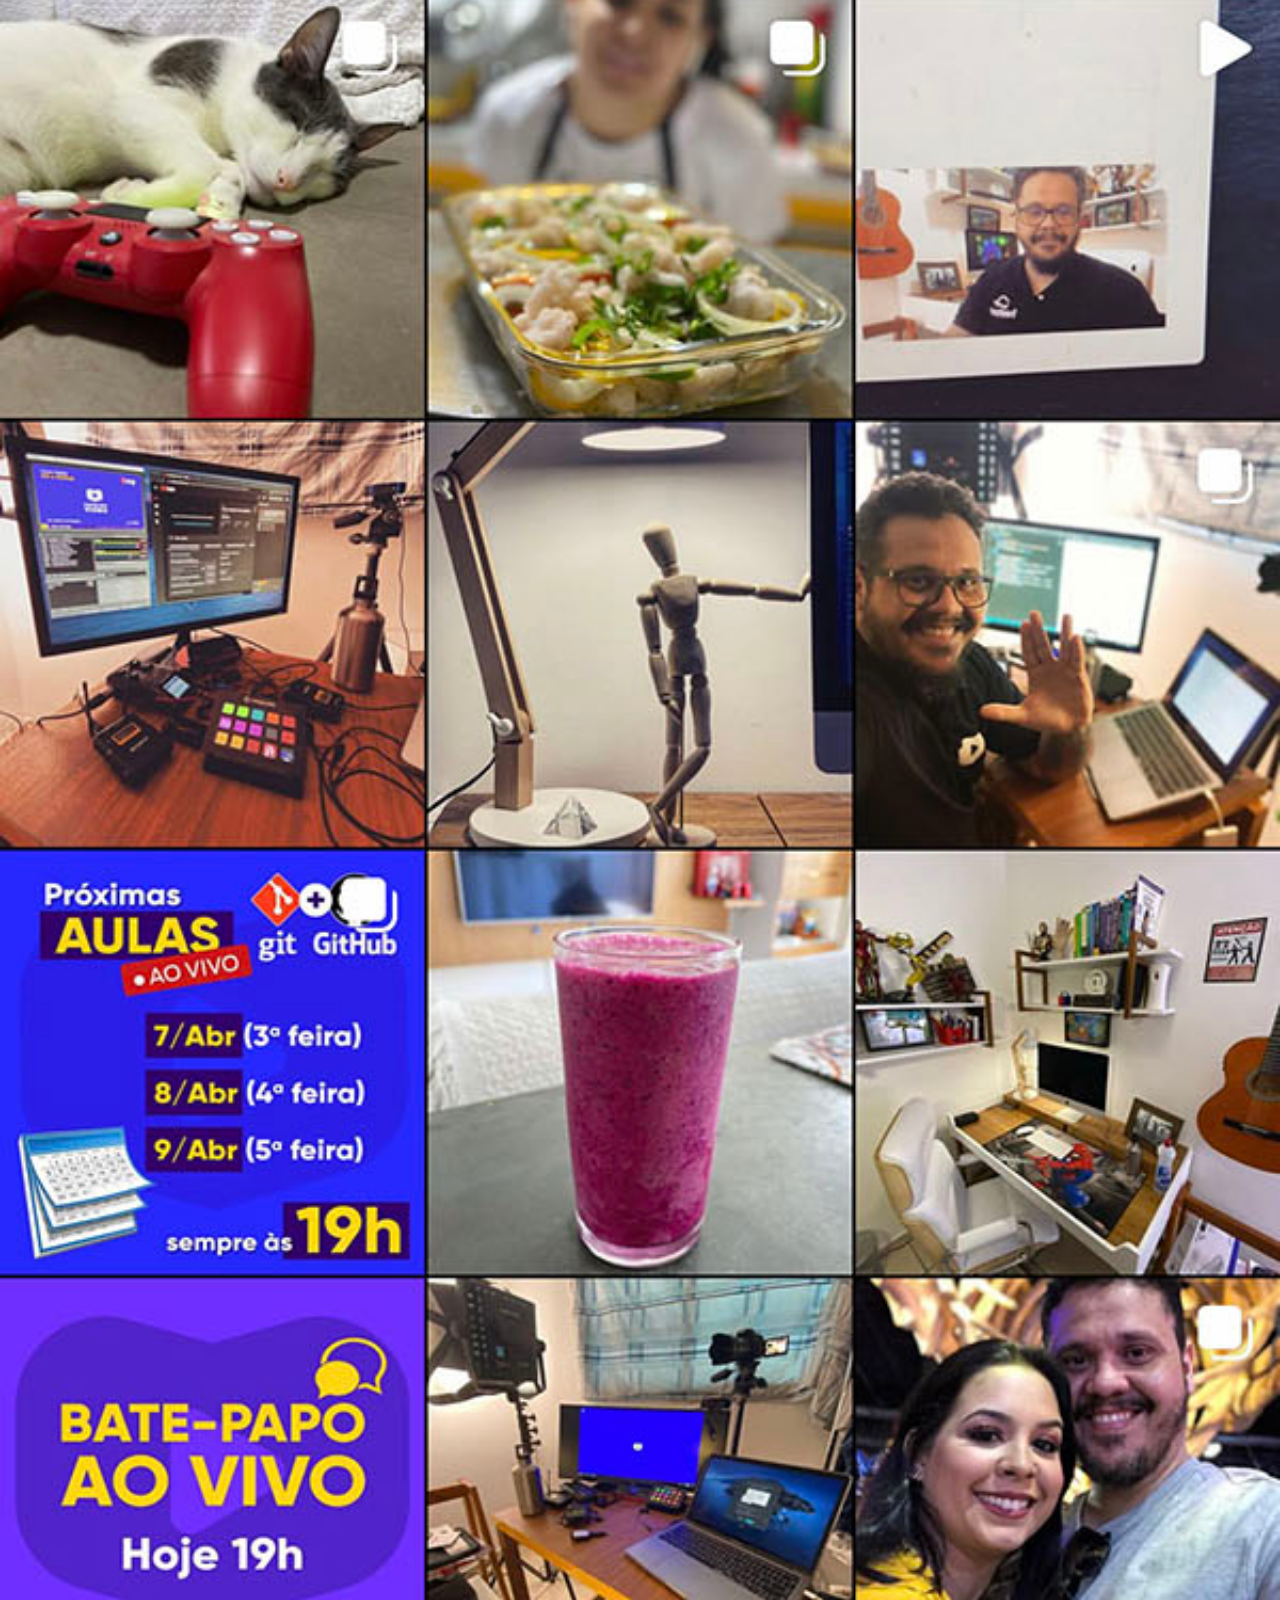
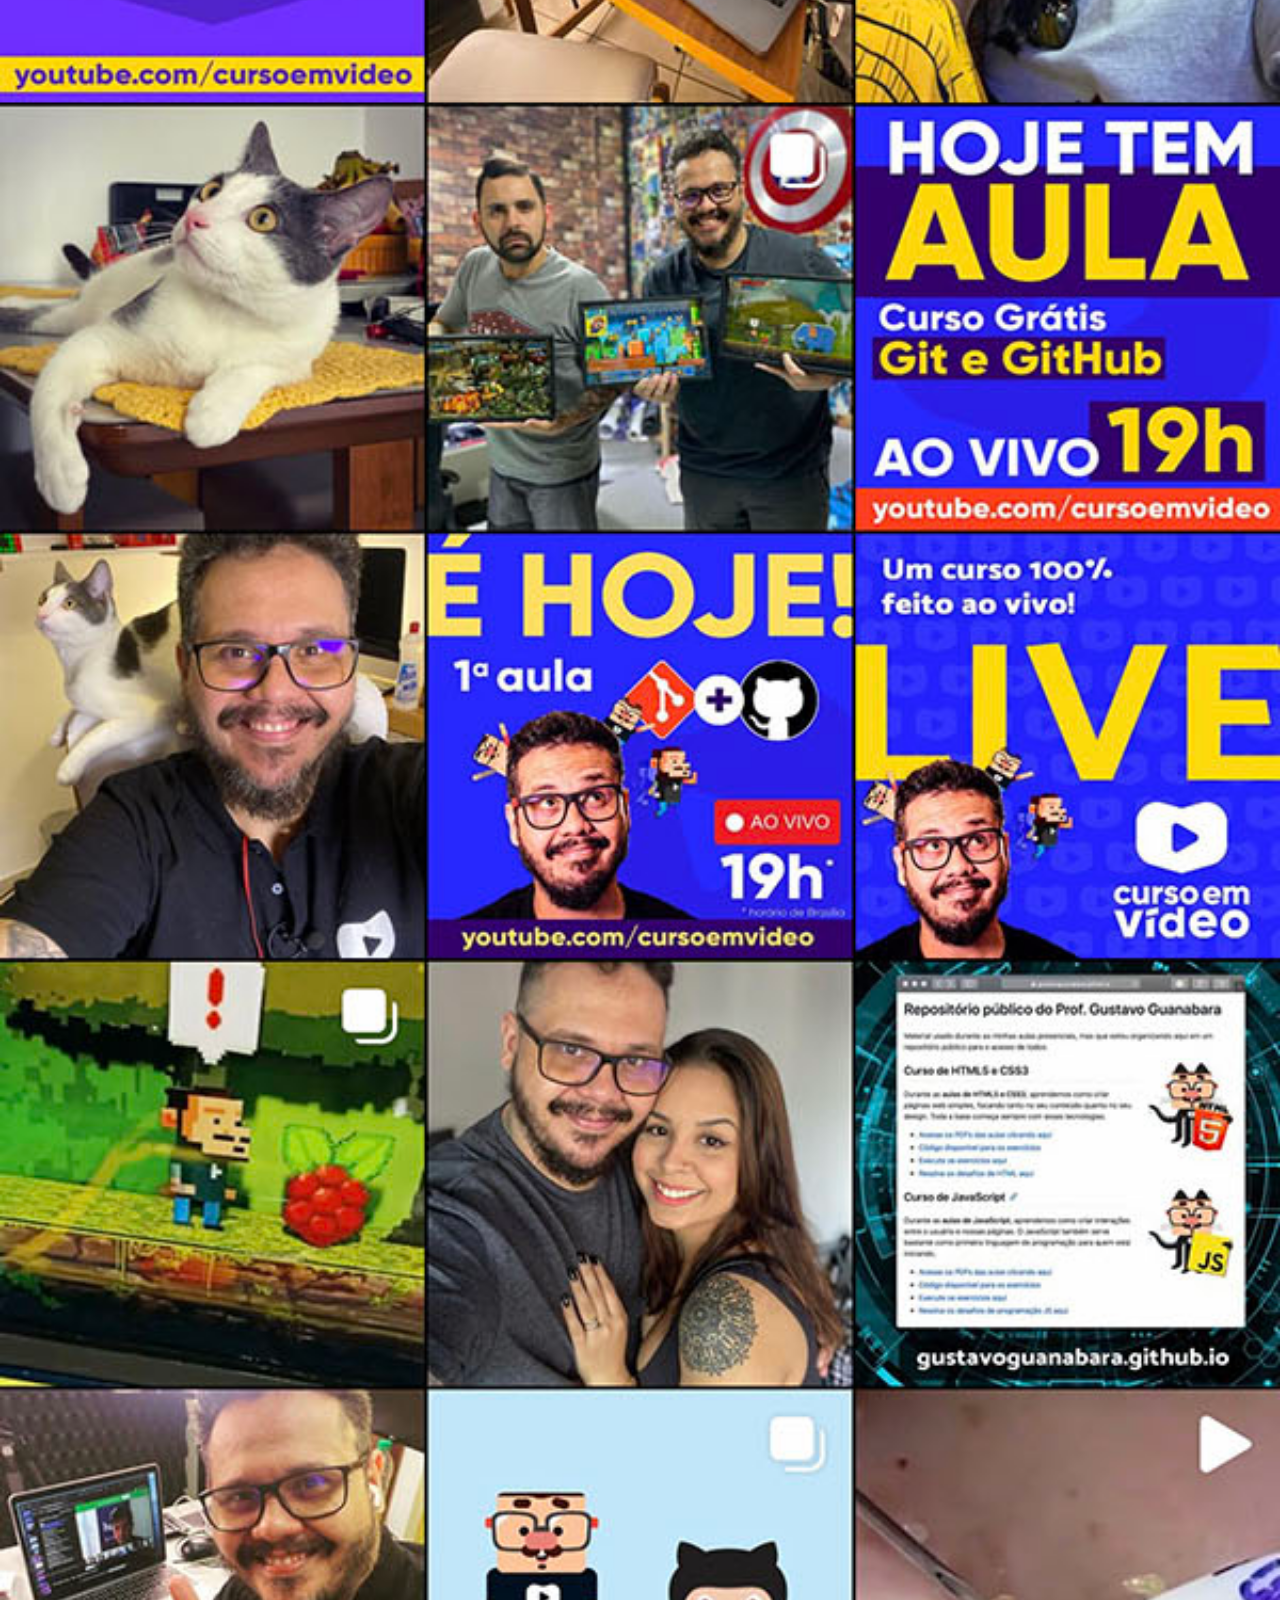
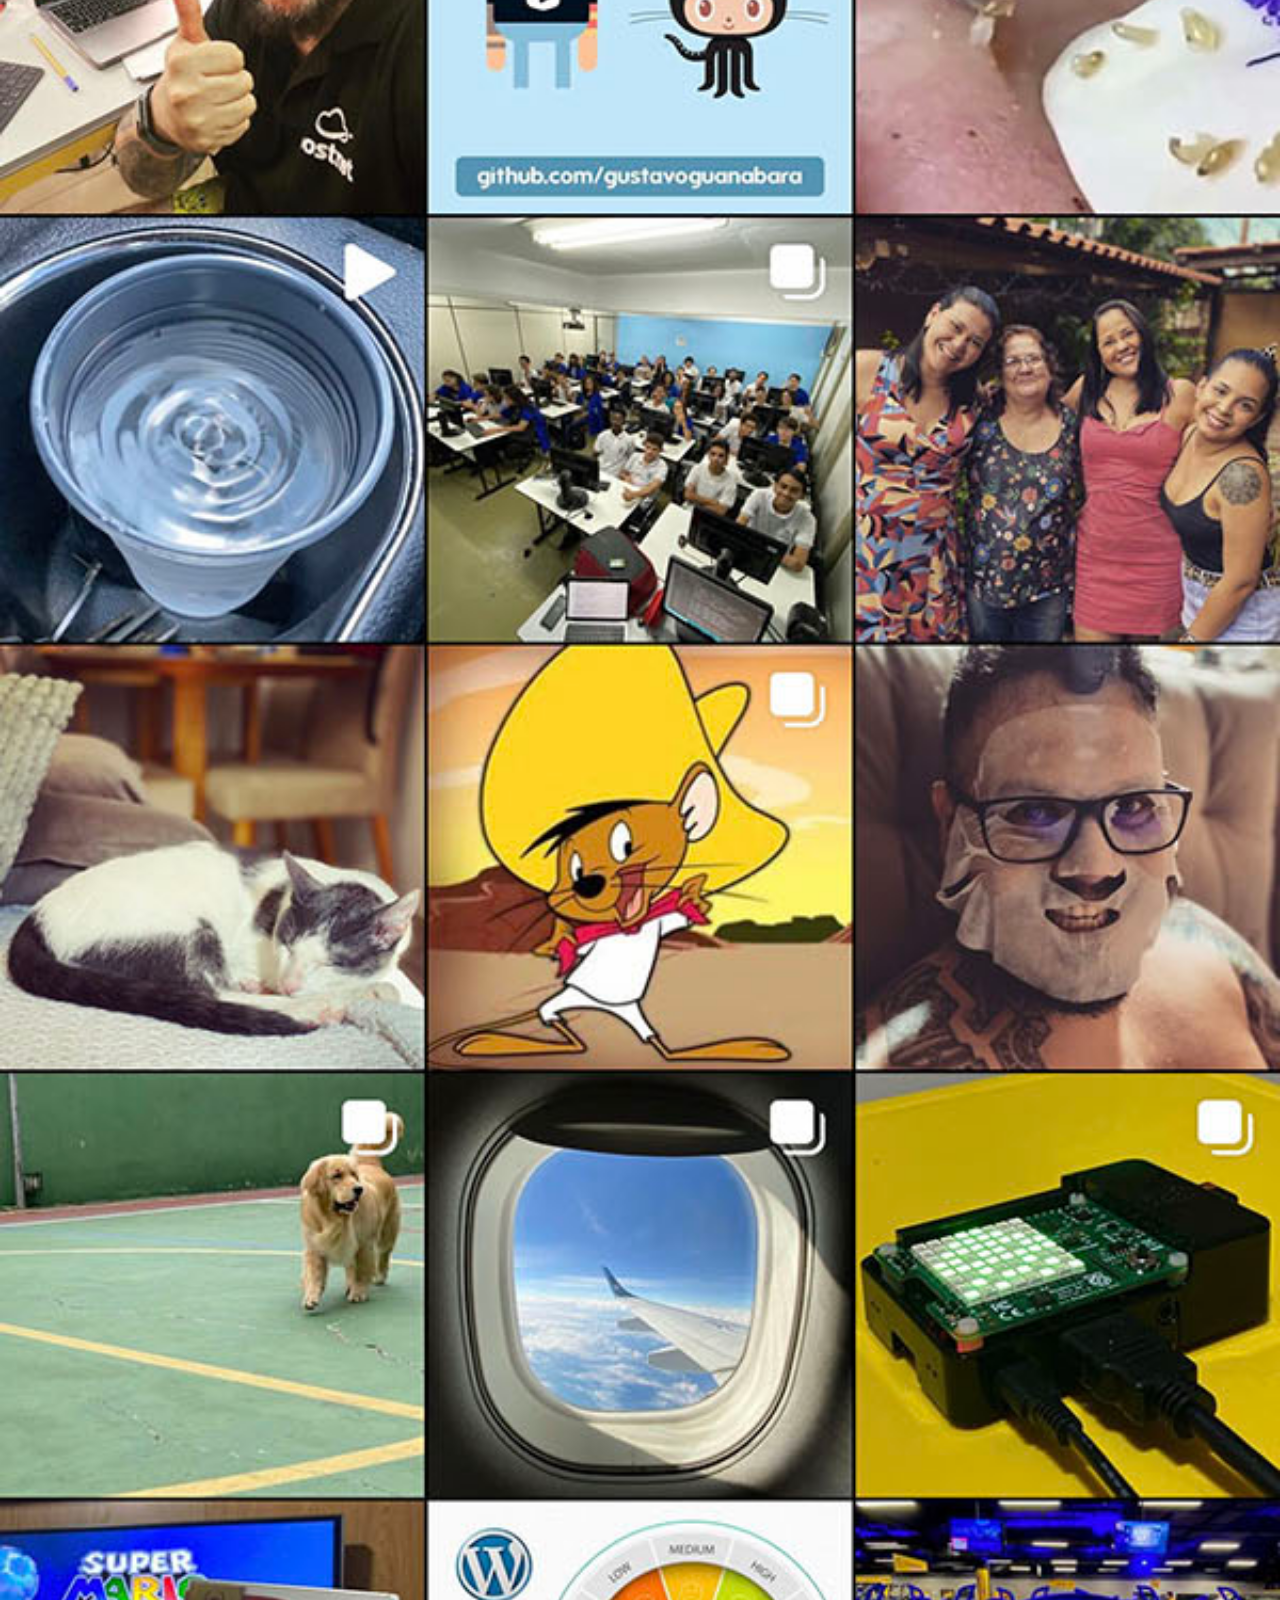
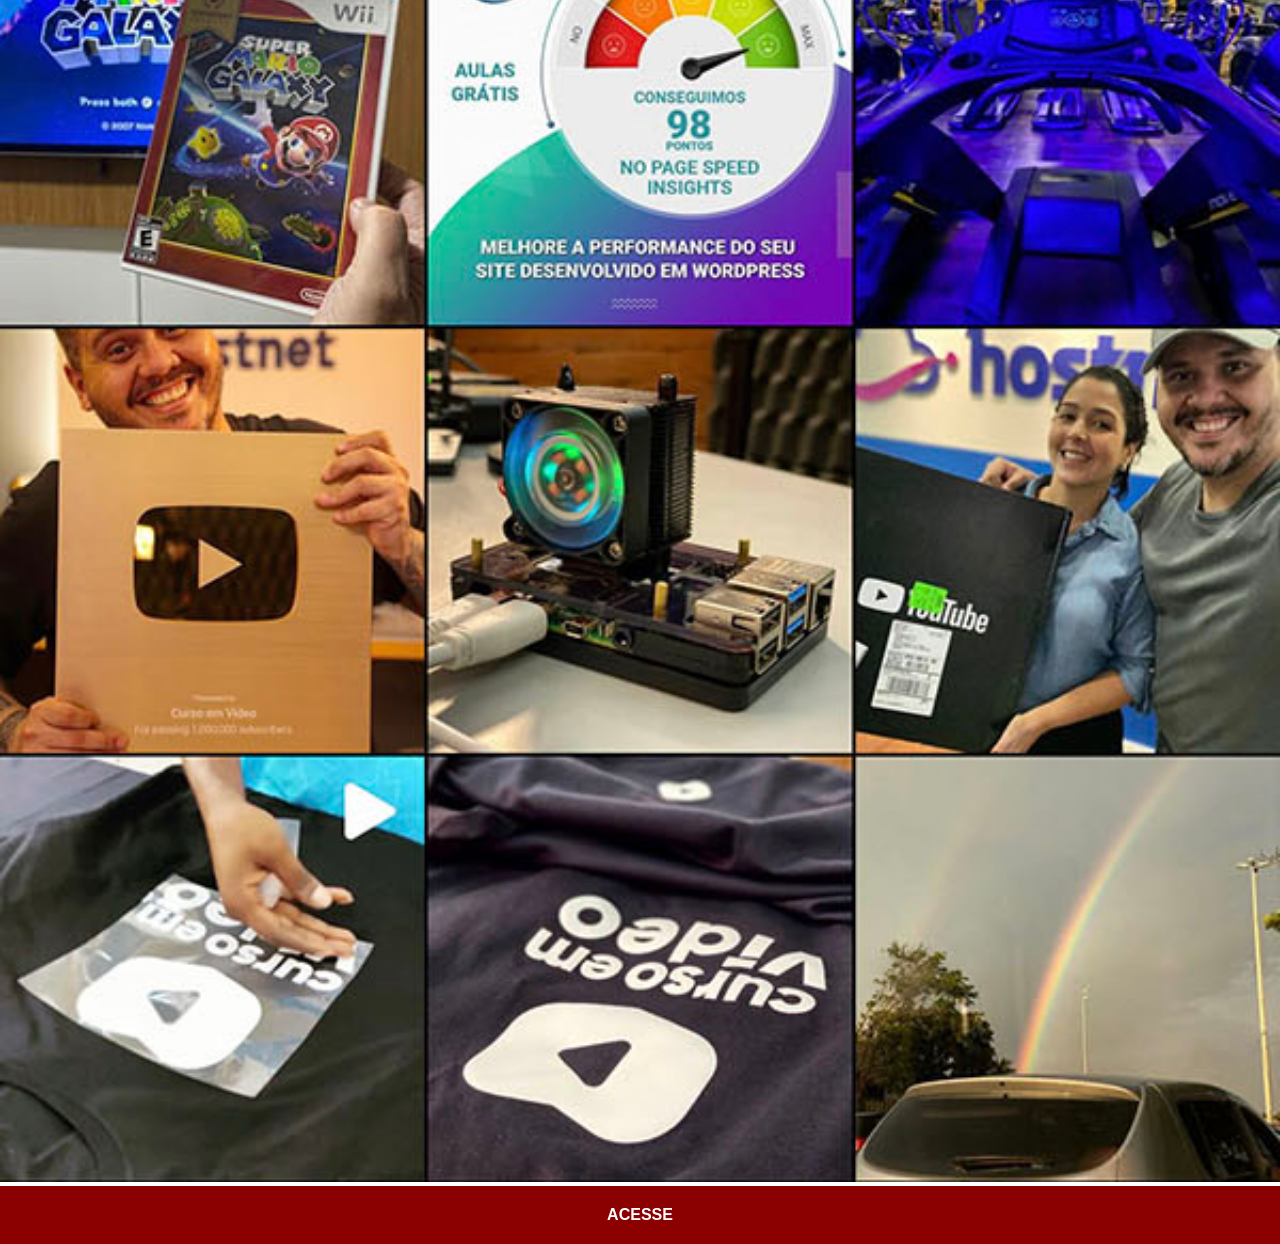
<file: insta.html>
<!DOCTYPE html>
<html lang="pt-br">
<head>
    <meta charset="UTF-8">
    <meta name="viewport" content="width=device-width, initial-scale=1.0">
    <title>Instagram</title>
    <link rel="stylesheet" href="estilos/social.css">
</head>
<body>
    <img src="imagens/tela-instagram.jpg" alt="Instagram">
    <a href="https://www.instagram.com/gustavoguanabara/" target="_blank">ACESSE</a>
</body>
</html>
</file>
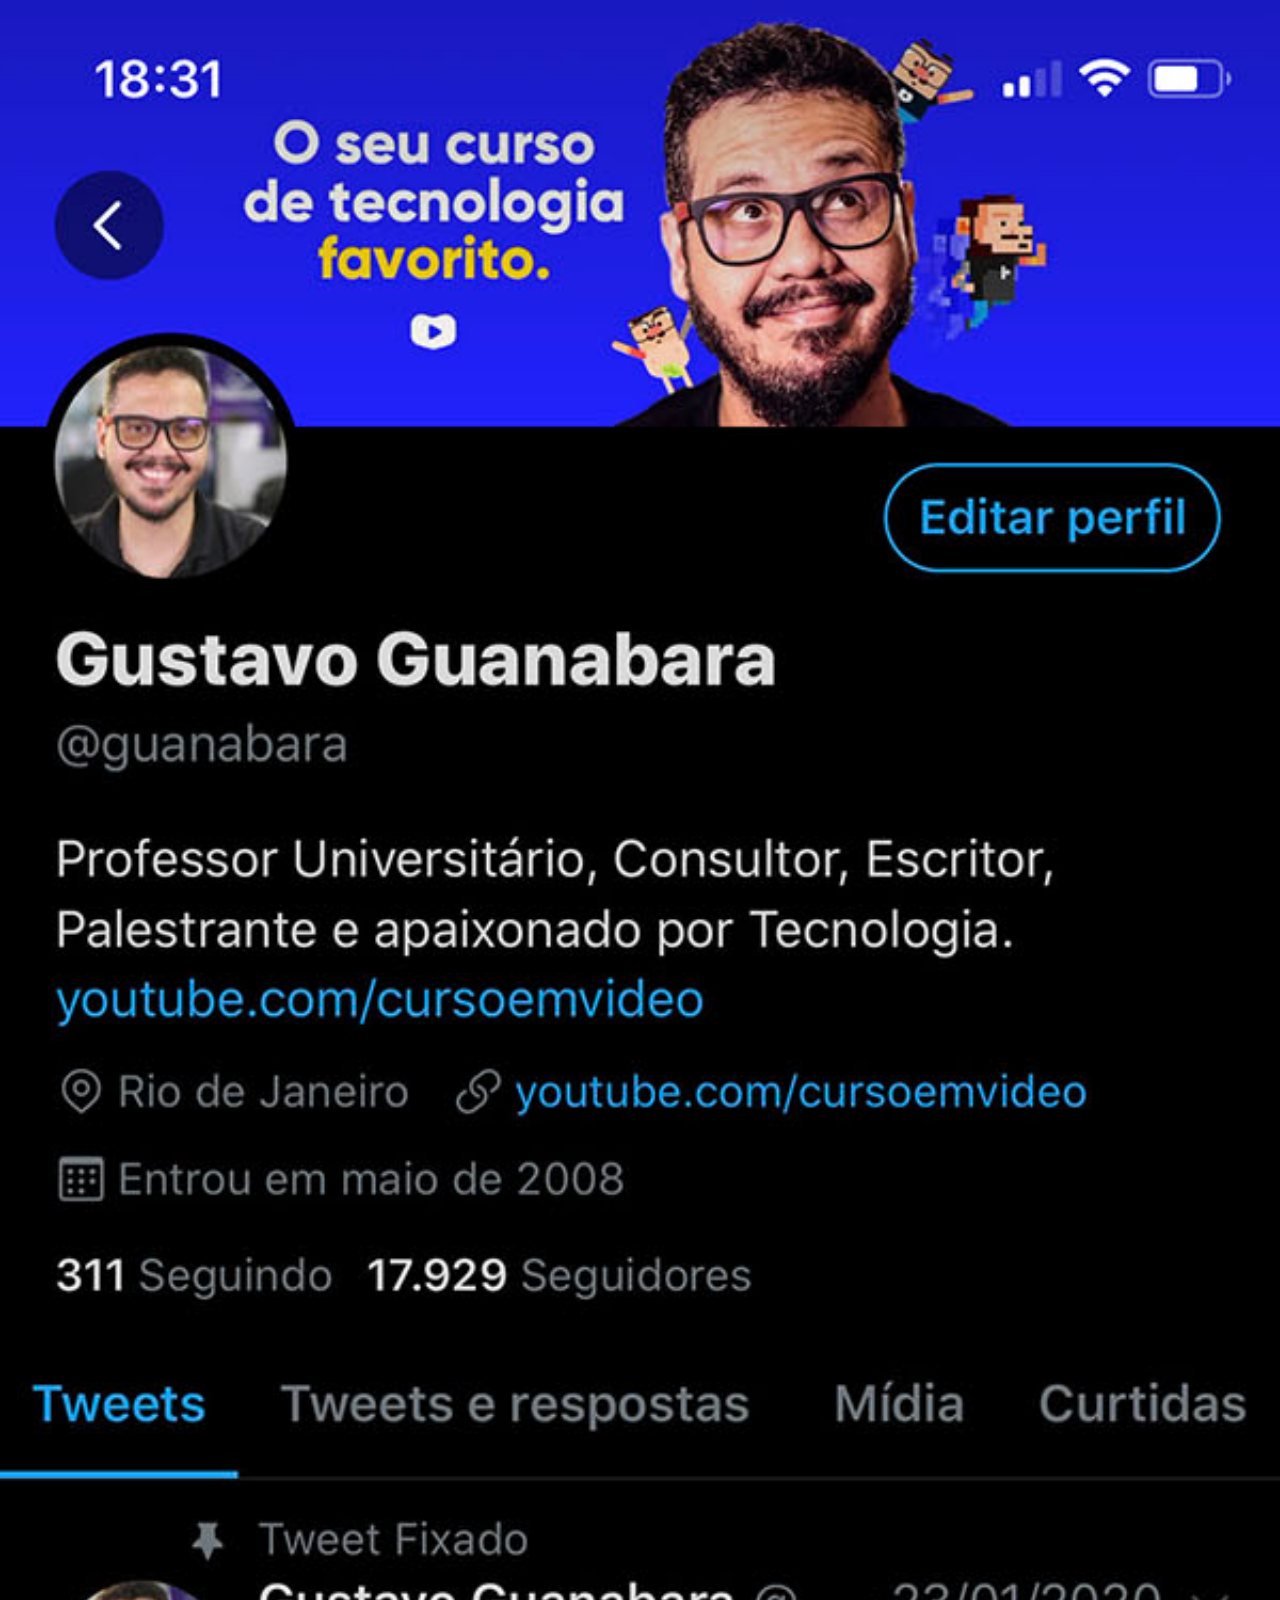
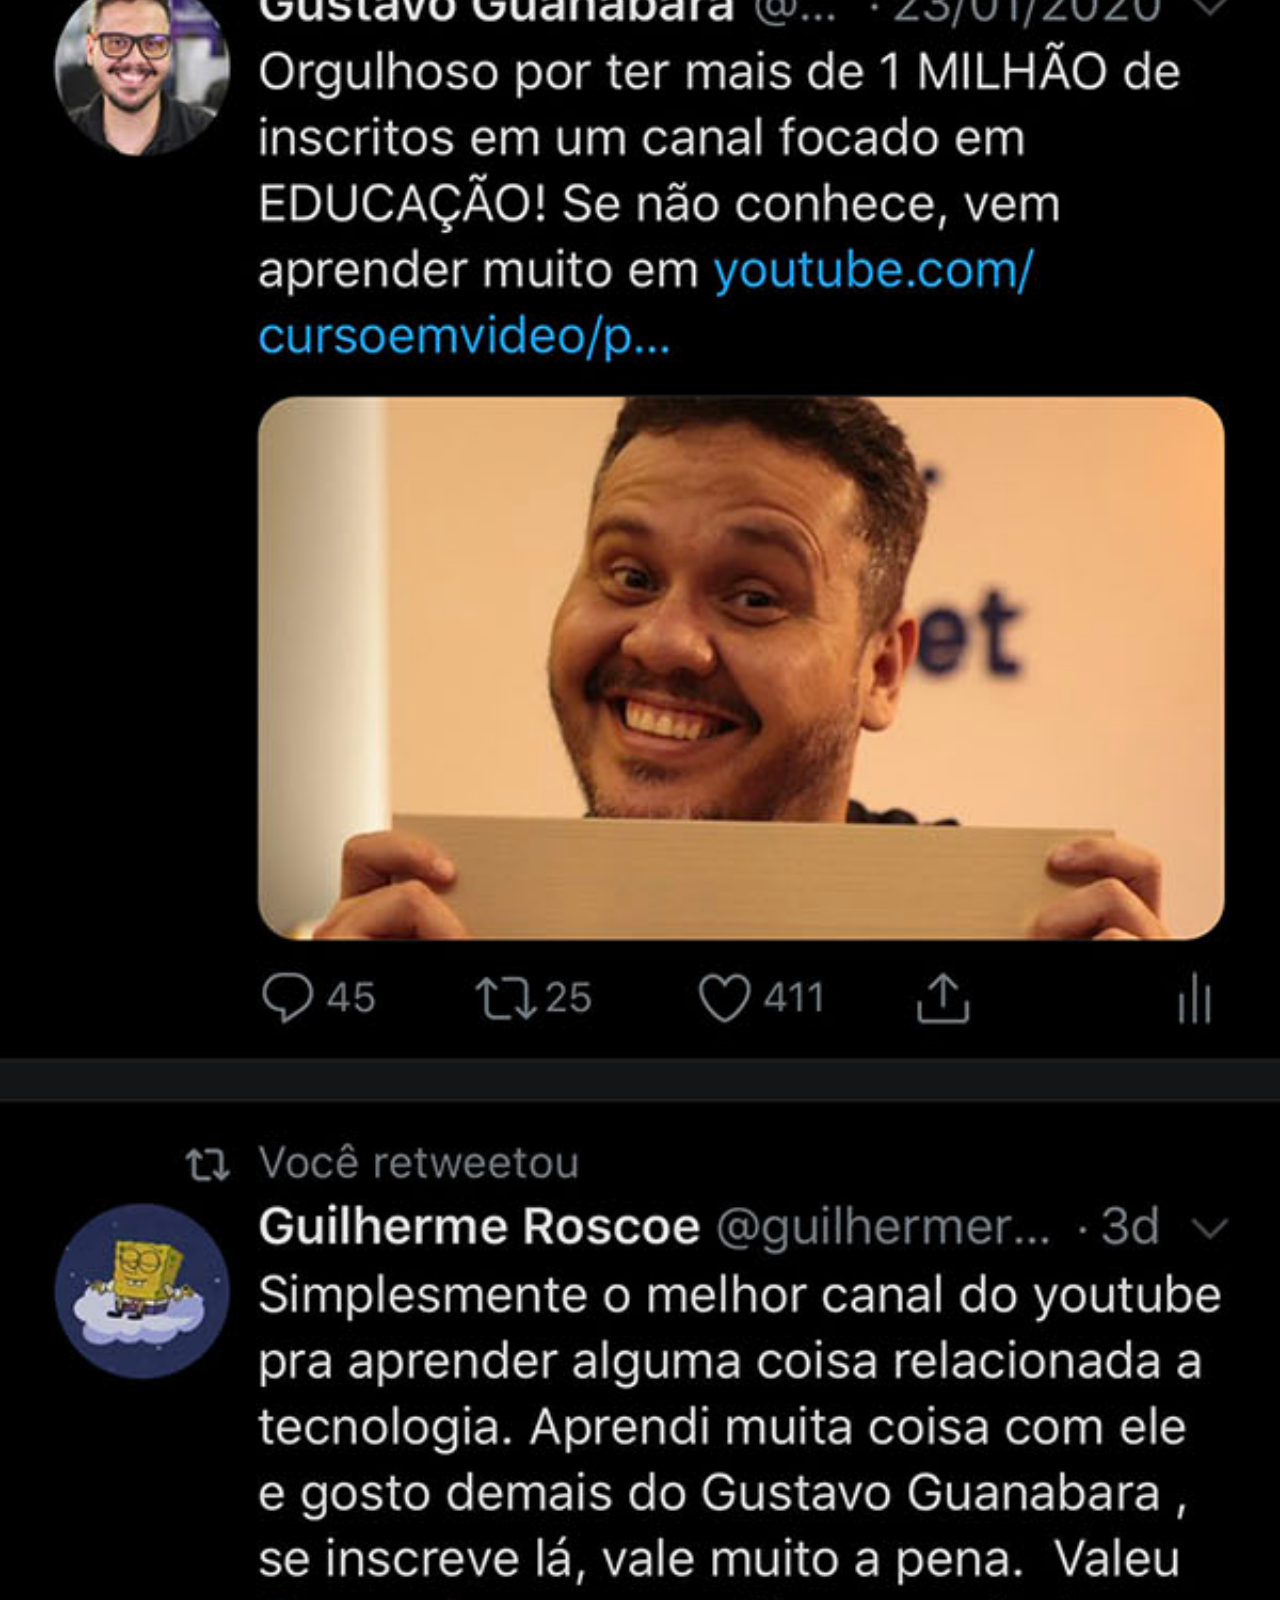
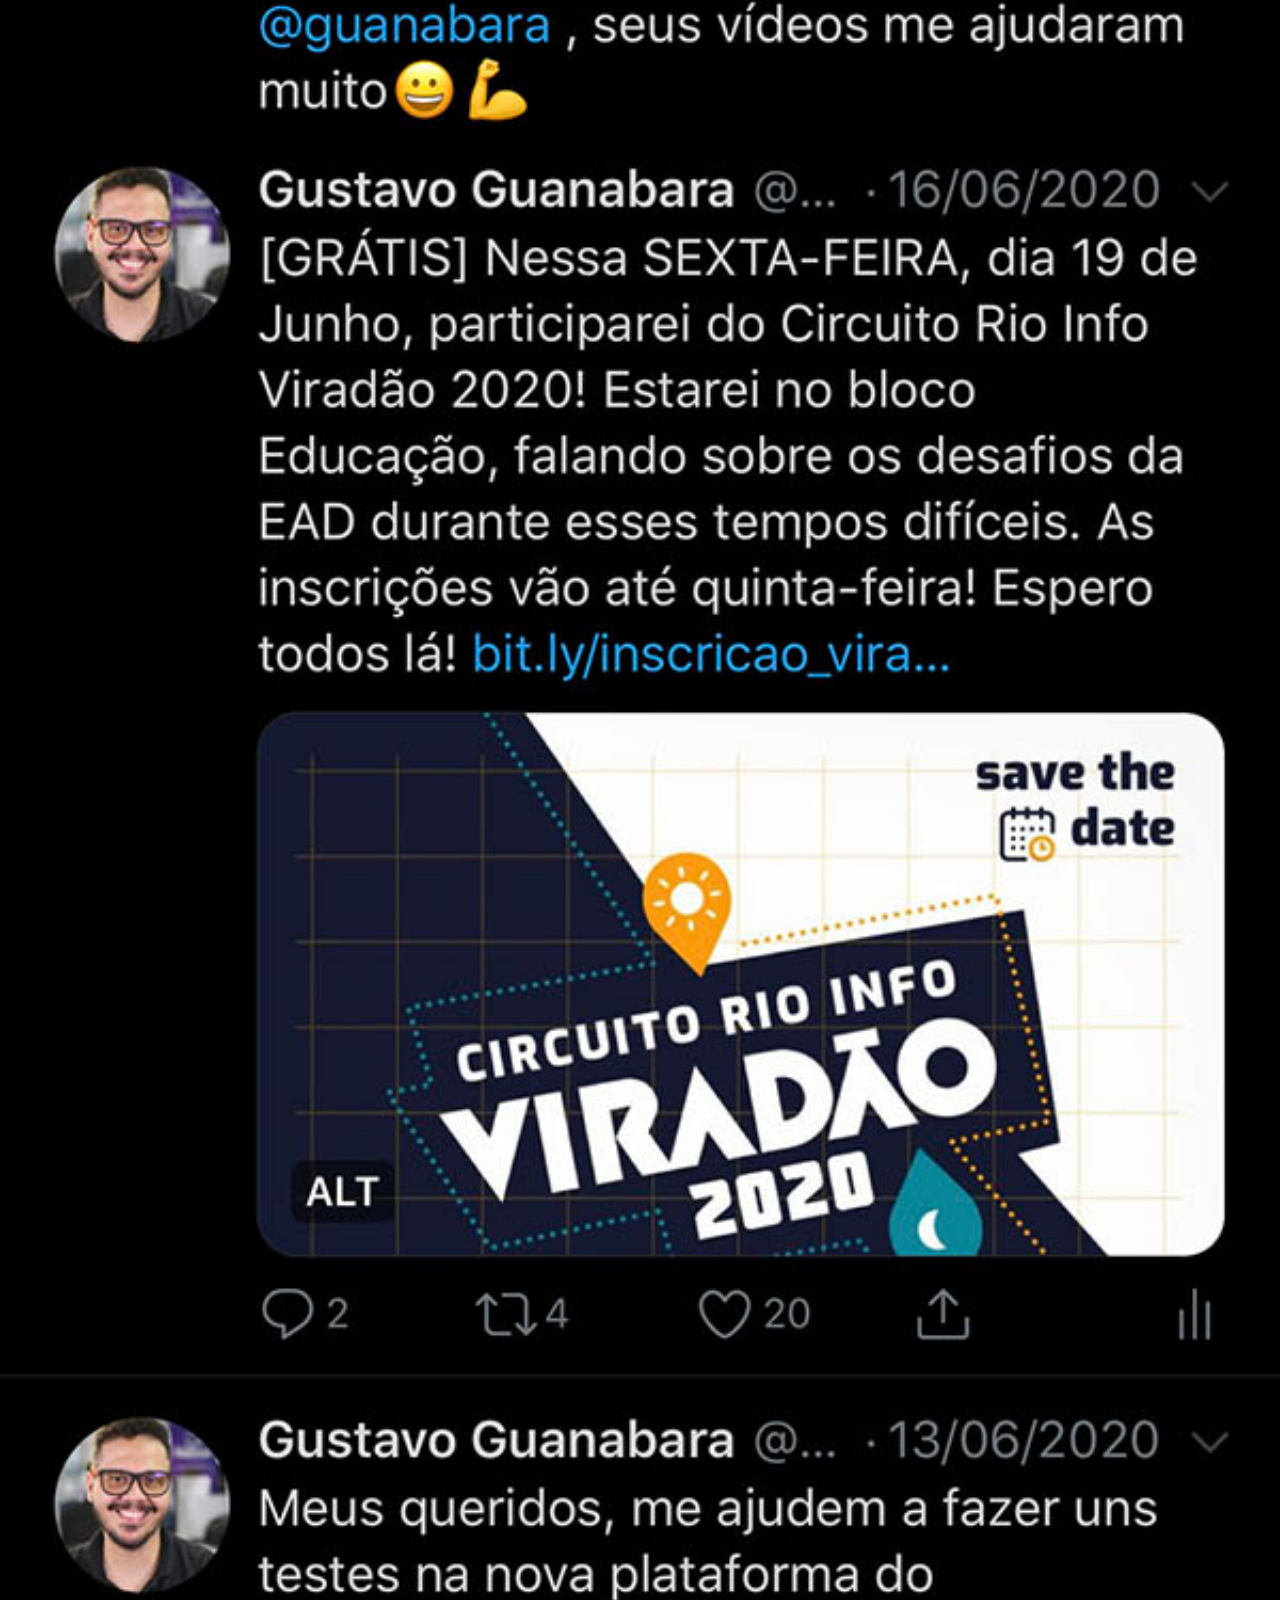
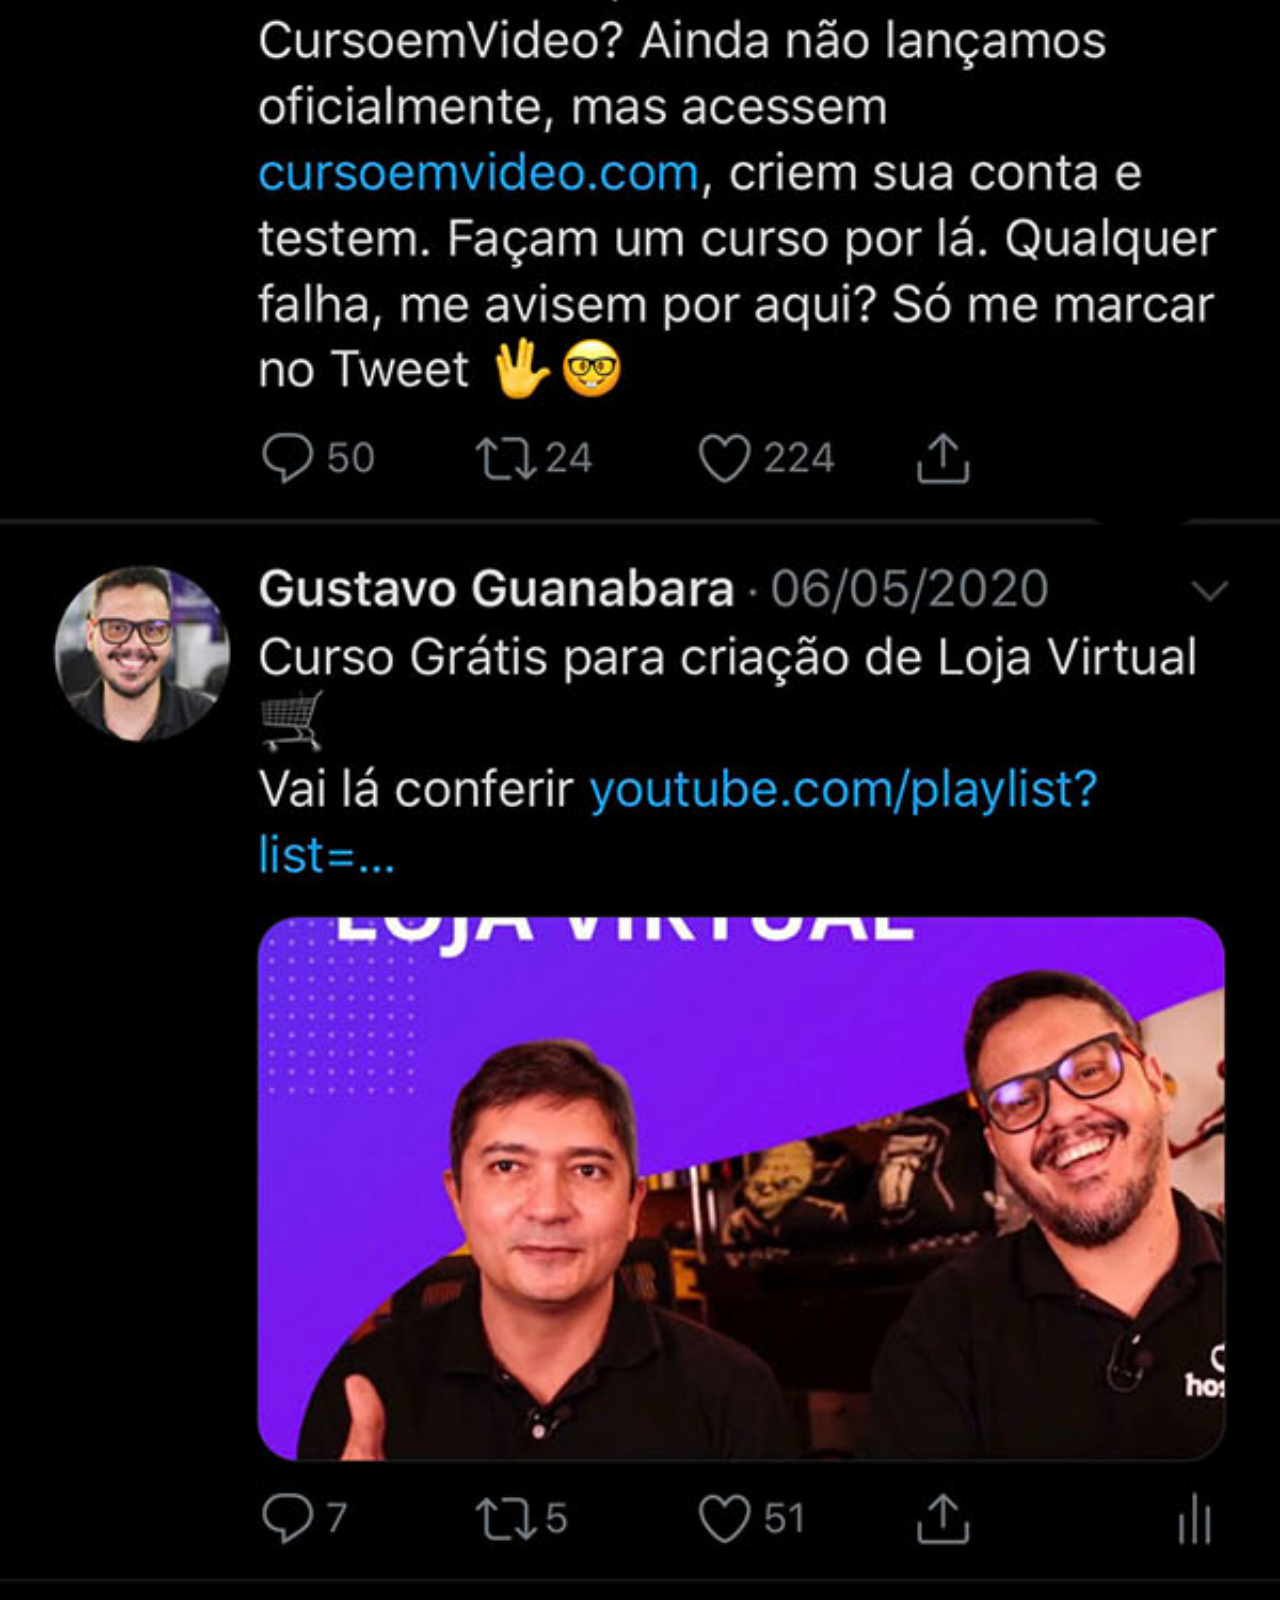
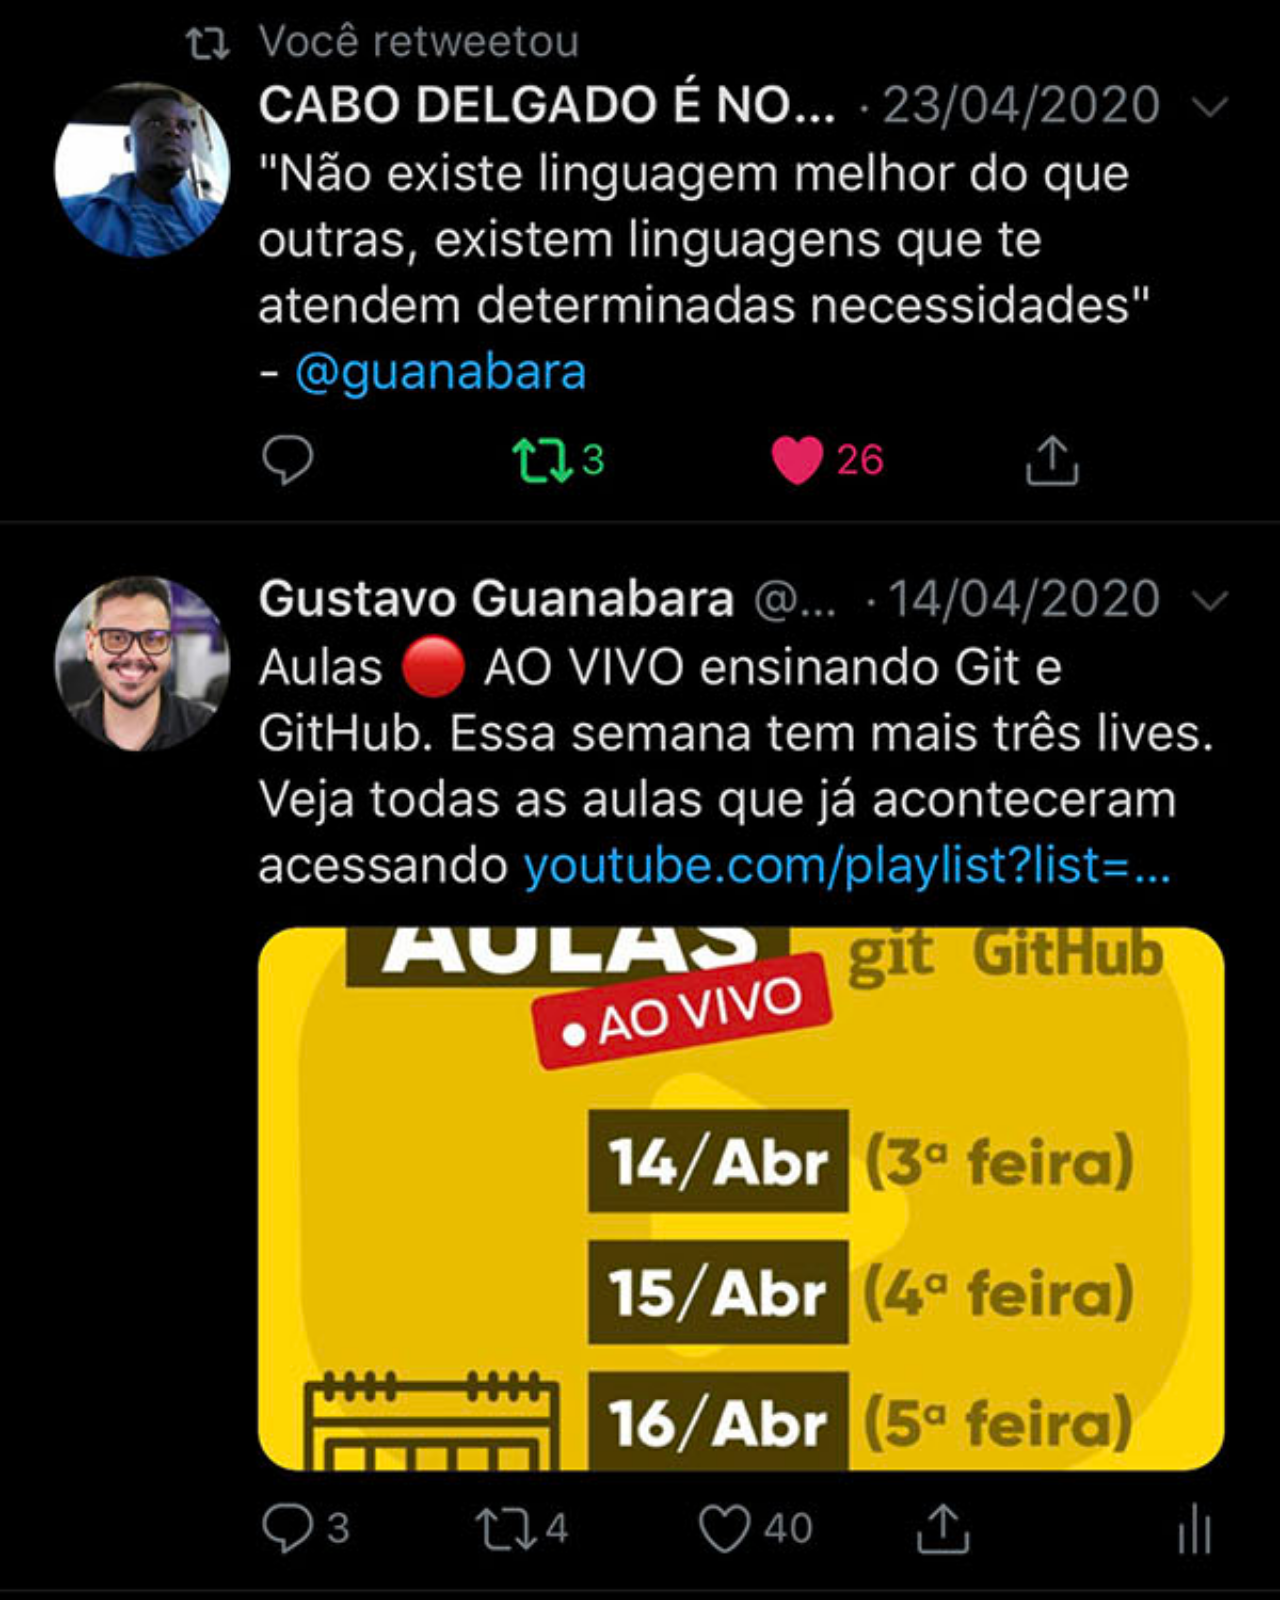
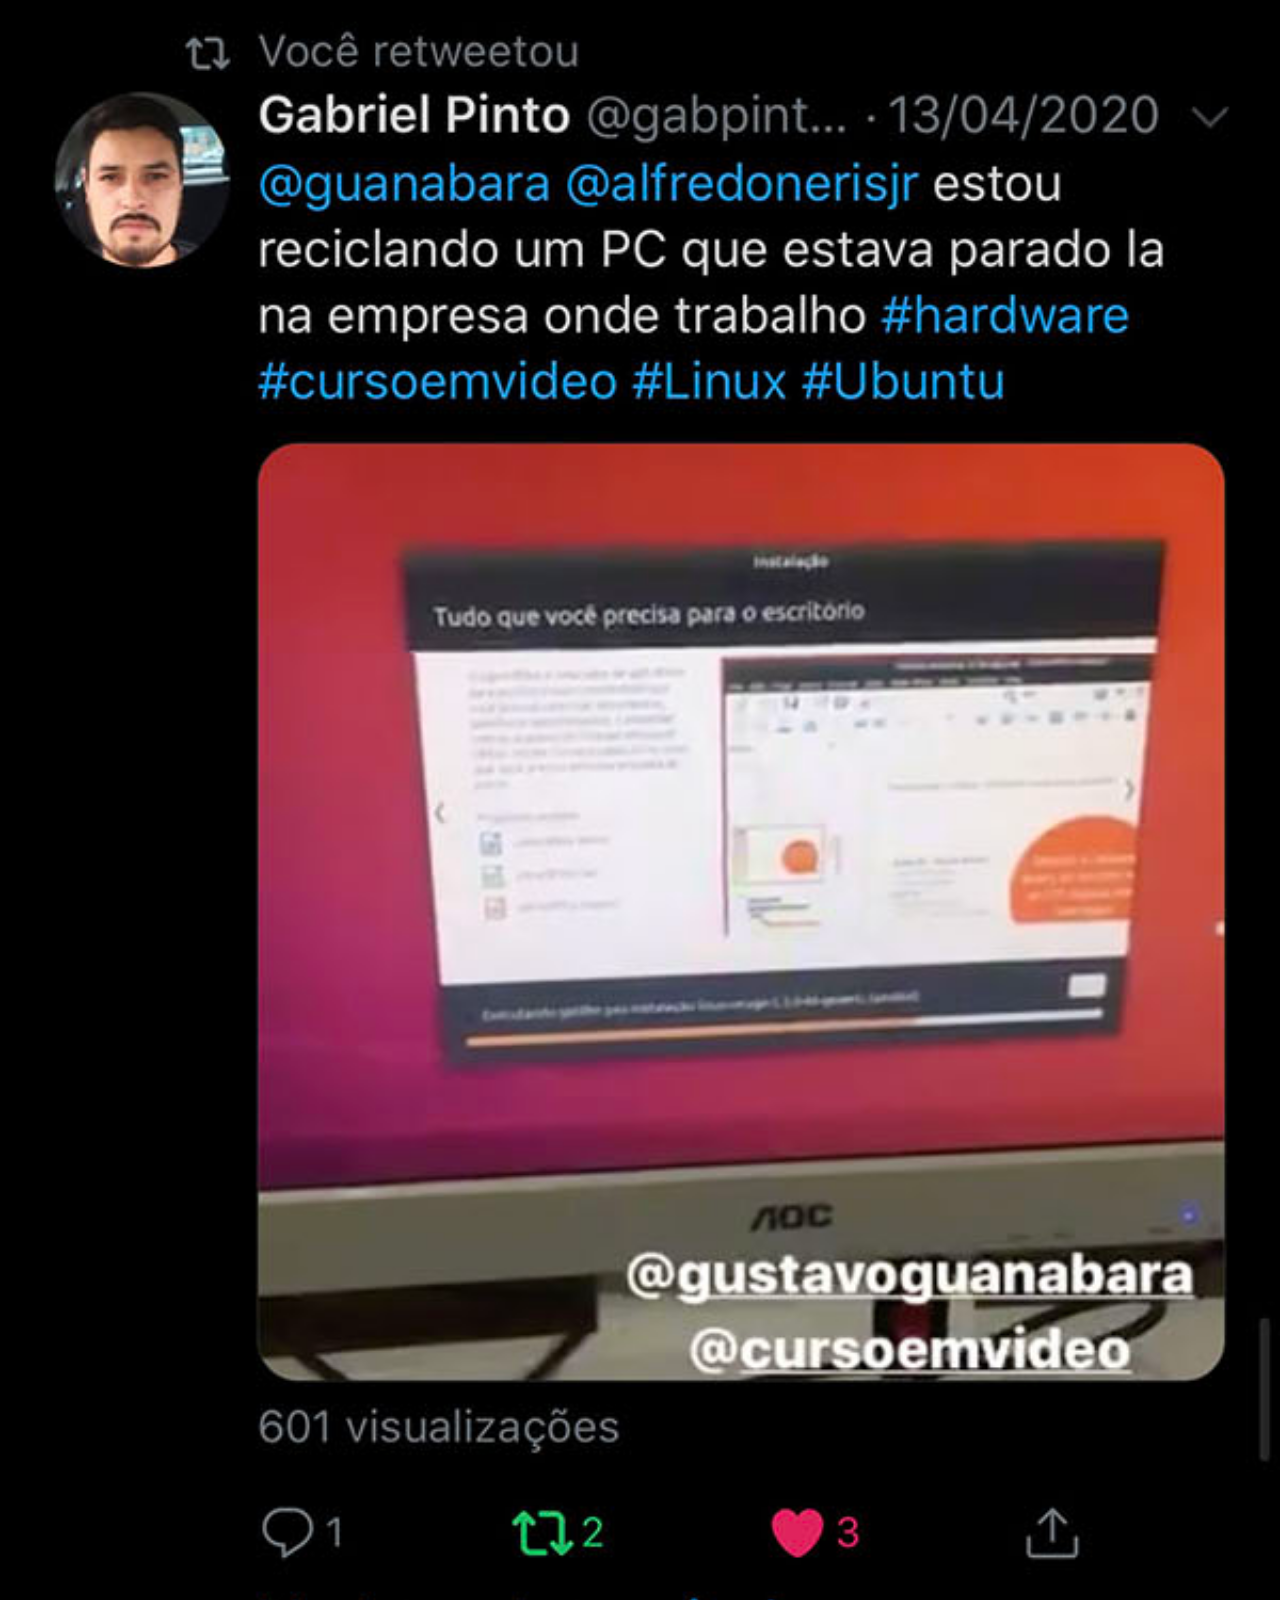
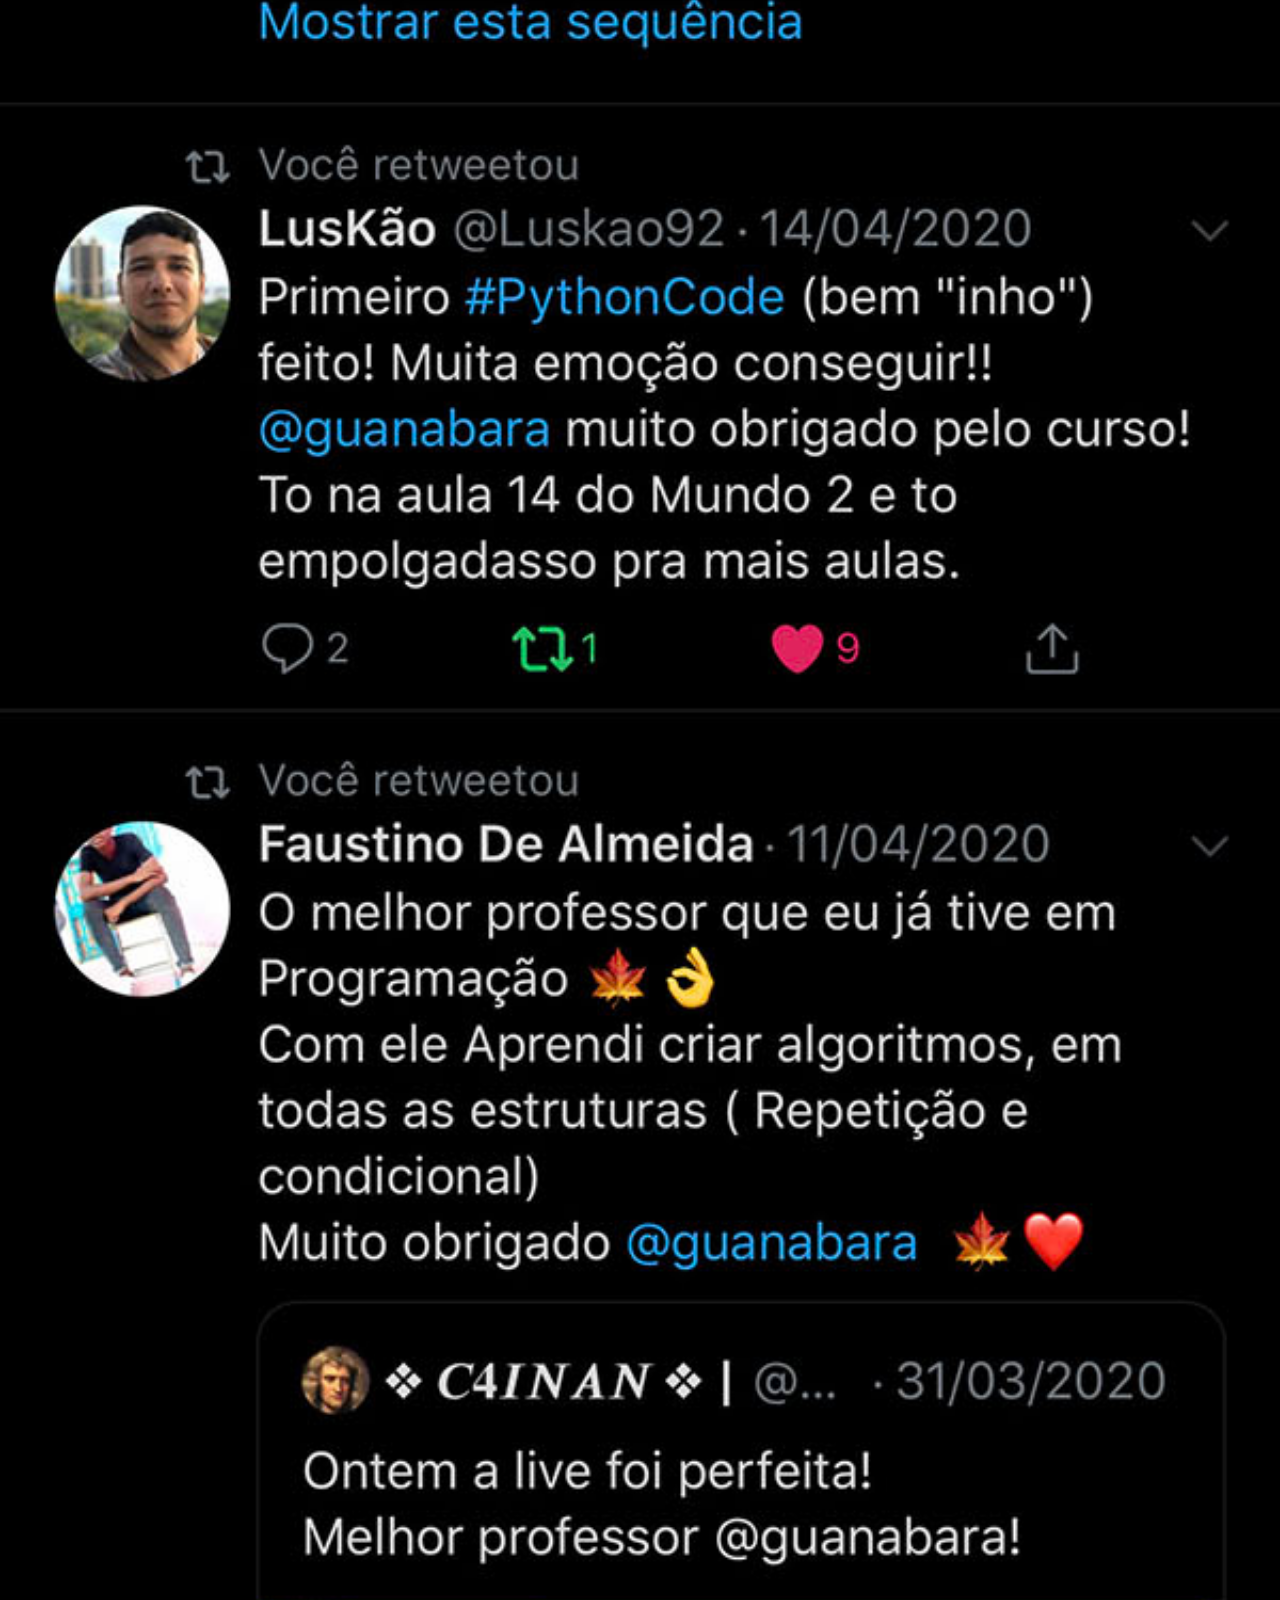
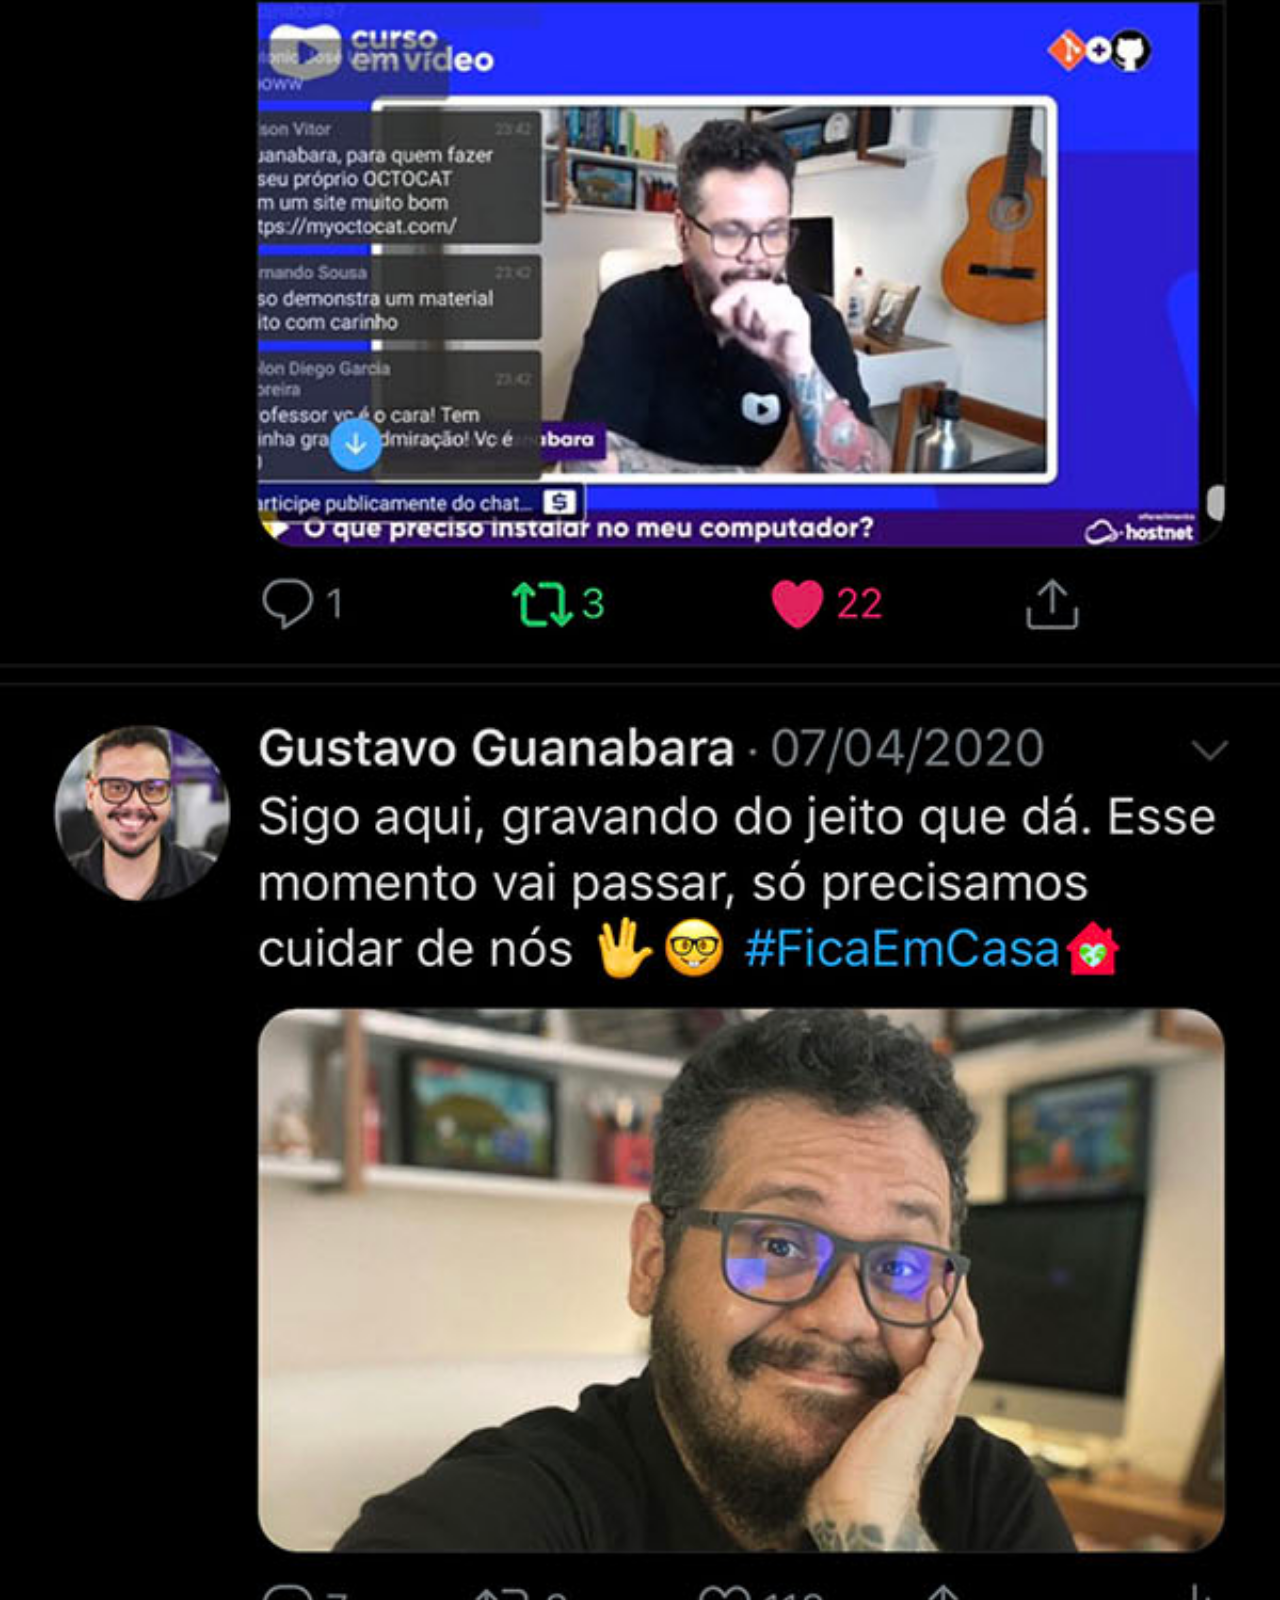
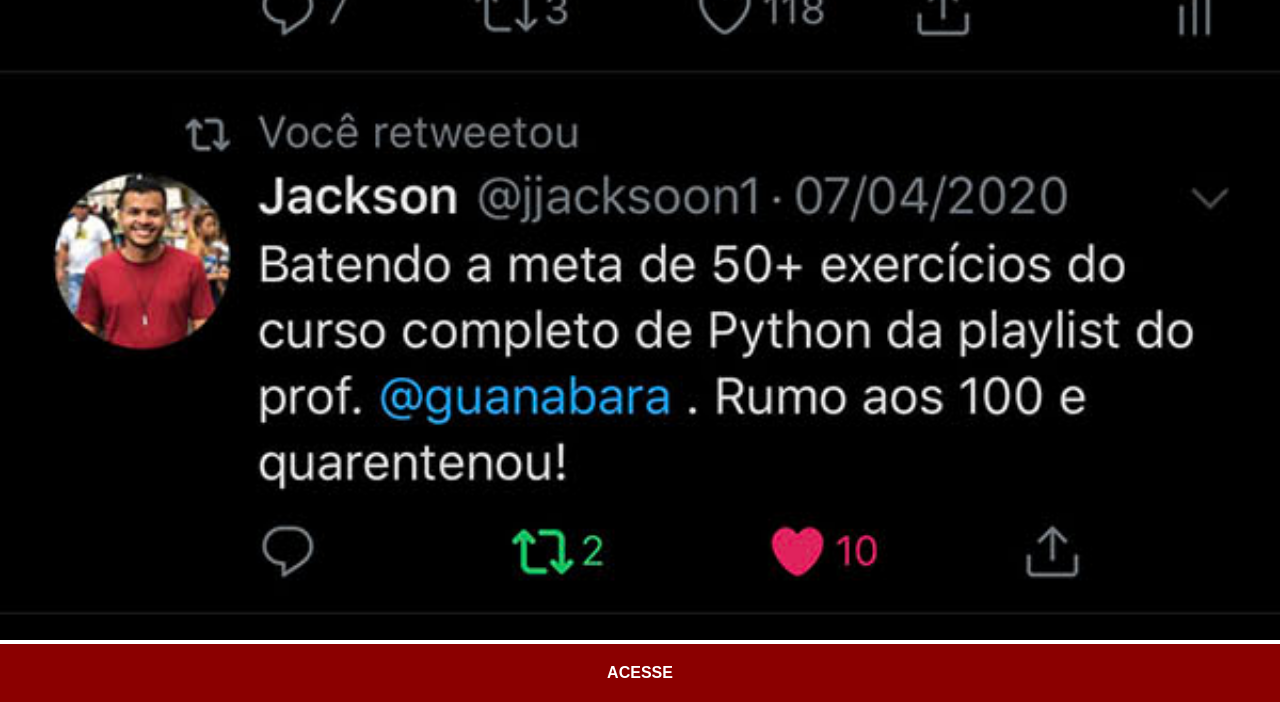
<file: twitter.html>
<!DOCTYPE html>
<html lang="pt-br">
<head>
    <meta charset="UTF-8">
    <meta name="viewport" content="width=device-width, initial-scale=1.0">
    <title>Twitter</title>
    <link rel="stylesheet" href="estilos/social.css">
</head>
<body>
    <img src="imagens/tela-twitter.jpg" alt="Twitter">
    <a href="https://x.com/guanabara" target="_blank">ACESSE</a>
</body>
</html>
</file>
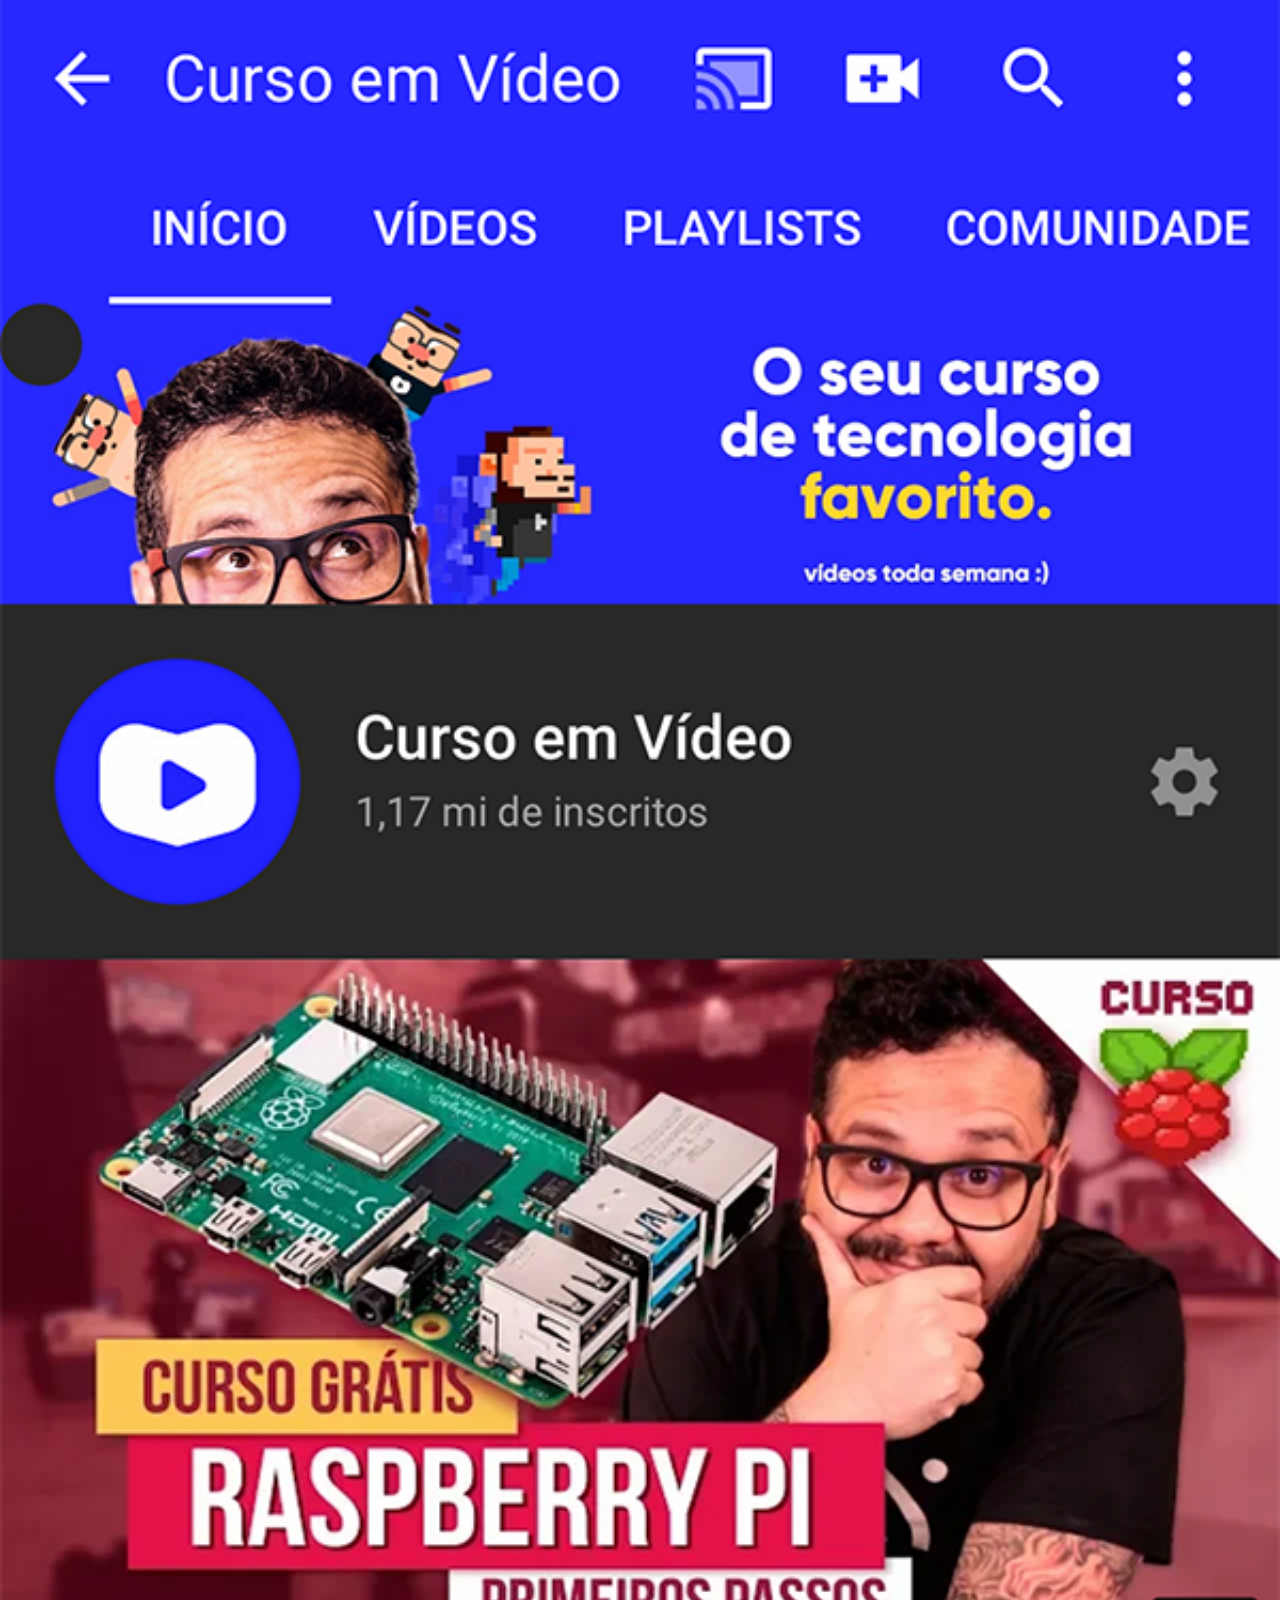
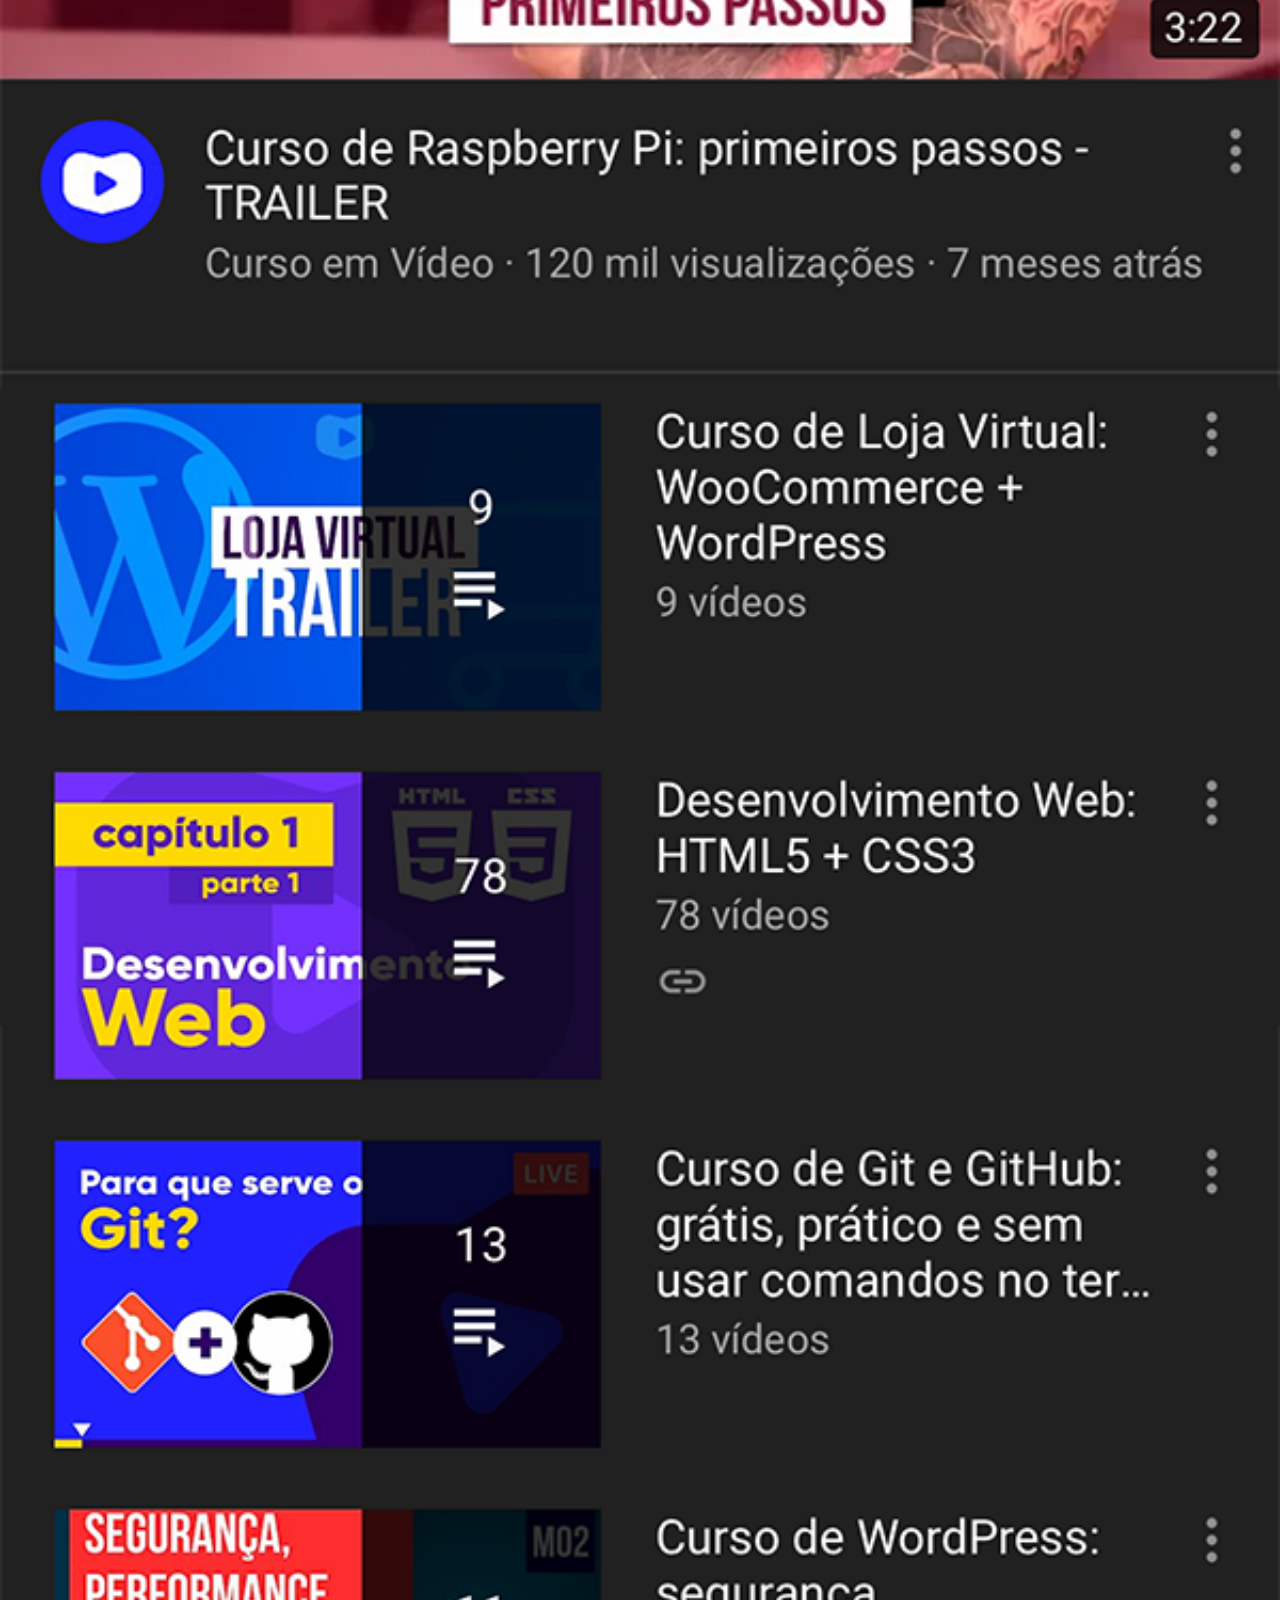
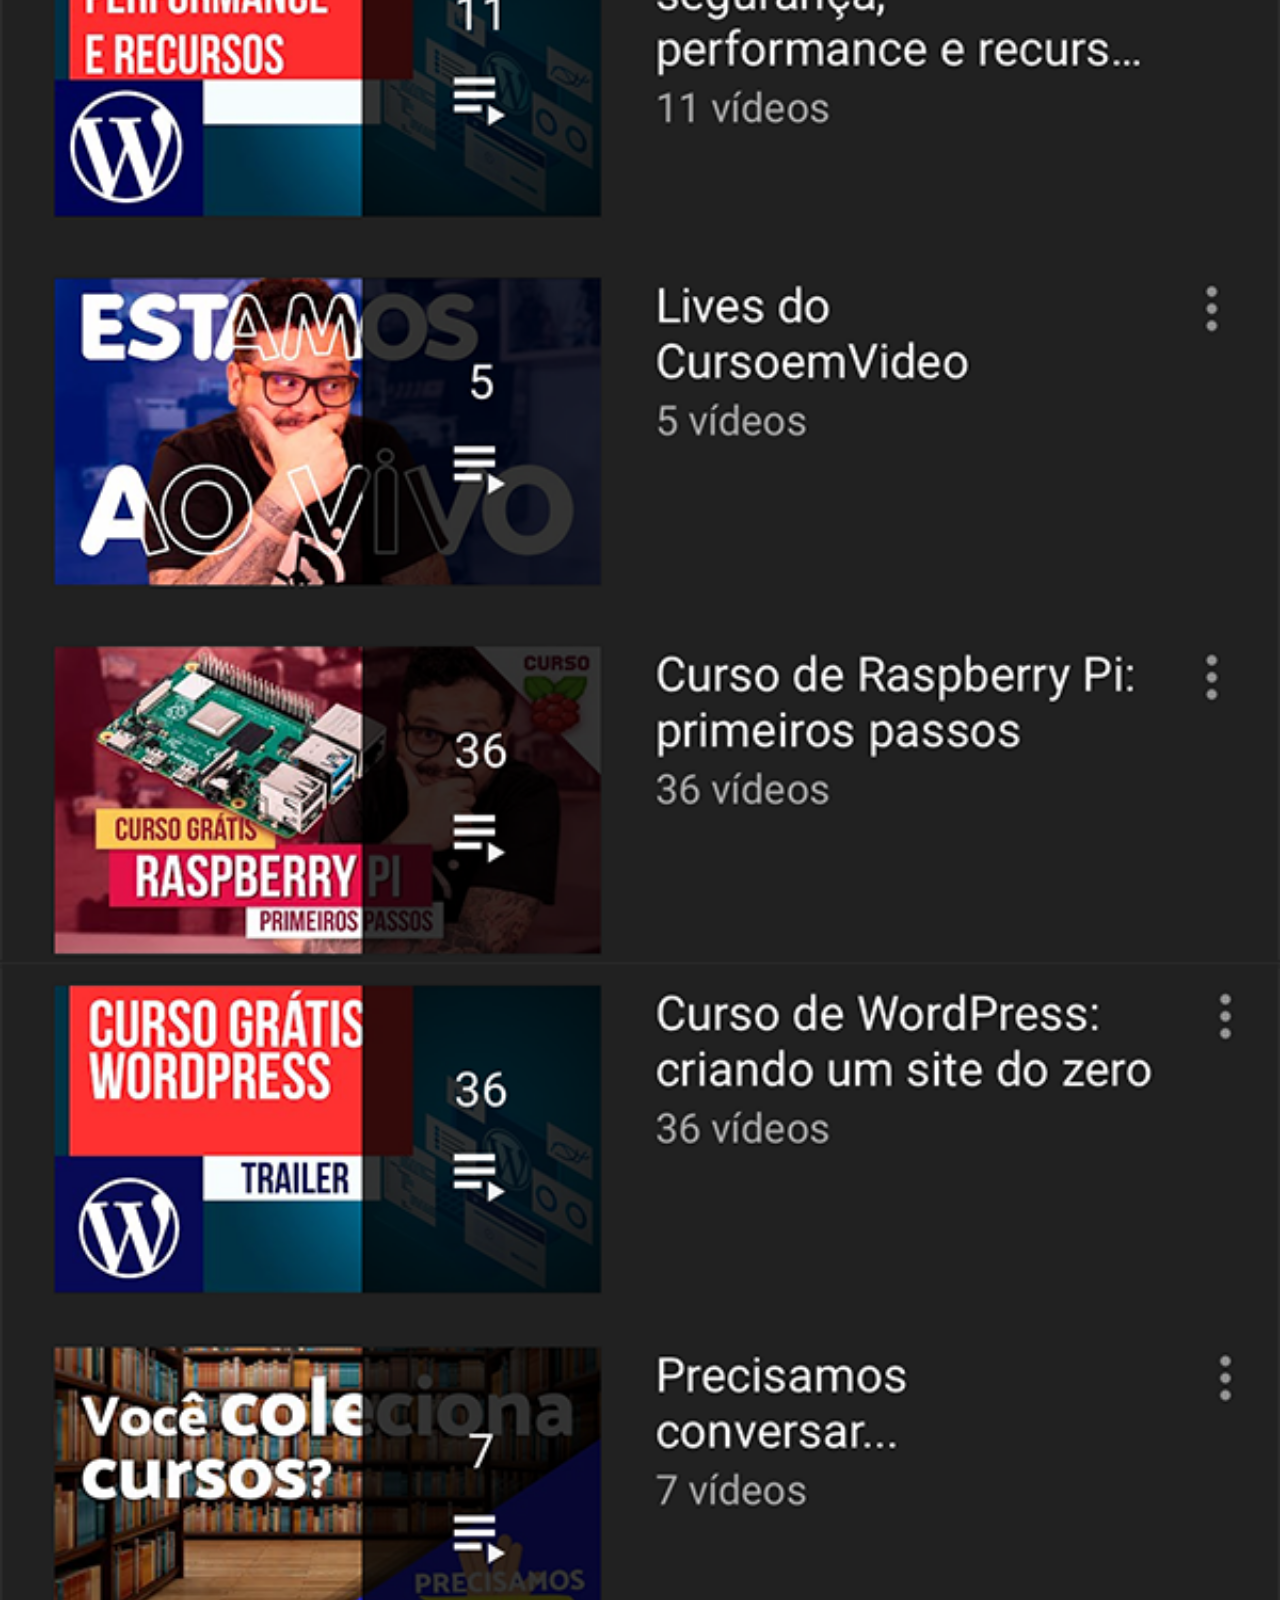
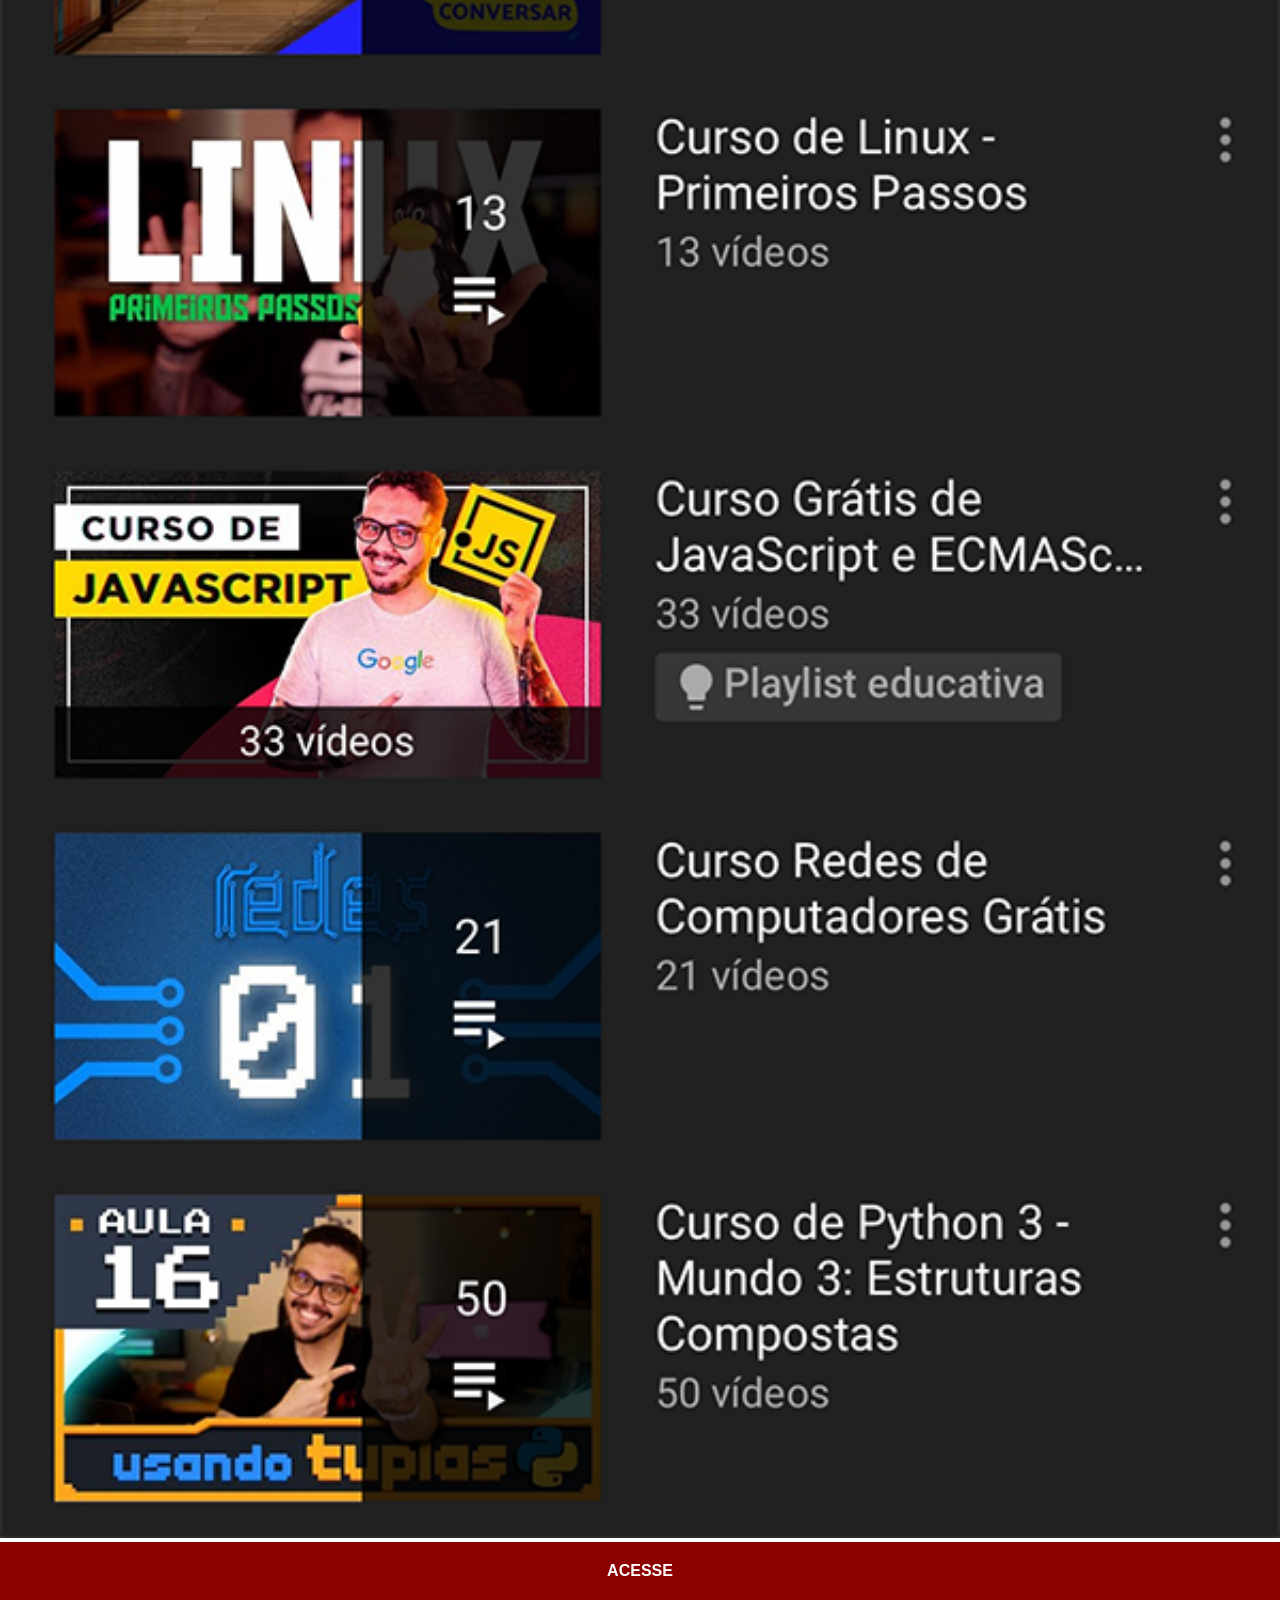
<file: youtube.html>
<!DOCTYPE html>
<html lang="pt-br">
<head>
    <meta charset="UTF-8">
    <meta name="viewport" content="width=device-width, initial-scale=1.0">
    <title>Youtube</title>
    <link rel="stylesheet" href="estilos/social.css">
</head>
<body>
    <img src="imagens/tela-youtube.png" alt="Youtube">
    <a href="https://www.youtube.com/@cursoemvideo" target="_blank">ACESSE</a>
</body>
</html>
</file>
<file: estilos/style.css>
@charset "UTF-8";

* {
    margin: 0px;
    padding: 0px;
    font-family: Arial, Helvetica, sans-serif;
}

html, body {
    height: 100vh;
    width: 100vw;
    background-color: black;
}

body {
    background: url('../imagens/fundo-madeira.jpg') no-repeat top center;
    background-size: cover;
    background-attachment: fixed;
}

main {
    height: 100vh;
    position: relative;
}

section#telefone {
    position: absolute;
    top: 50%;
    left: 50%;
    transform: translate(-50%, -50%);
    height: 627px;
    width: 311px;
    background: url('../imagens/frame-iphone.png') no-repeat;
}

iframe#tela {
    position: relative;
    top: 80px;
    left: 22px;
    width: 267px;
    height: 471px;
}

section#redes-sociais {
    text-align: right;
}

section#redes-sociais img {
    width: 50px;
    margin: 10px;
    border-radius: 50%;
    box-shadow: 2px 2px 5px rgba(0, 0, 0, 0.654);
    box-sizing: border-box;
}

section#redes-sociais img:hover {
    border: 2px solid white;
    transform: translate(-4px, -4px);
    transition: transform 0.2s, border 0.3s;
    box-shadow: 5px 5px 10px black;
}
</file>
<file: estilos/social.css>
@charset "UTF-8";

* {
    margin: 0px;
    padding: 0px;
    font-family: Arial, Helvetica, sans-serif;
}

::-webkit-scrollbar {
    width: 0px;
    height: 0px;
}

img {
    width: 100vw;
}

a {
    display: block;
    background-color: darkred;
    color: white;
    padding: 20px;
    text-align: center;
    text-decoration: none;
    font-weight: bolder;
}

a:hover {
    background-color: red;
}
</file>
